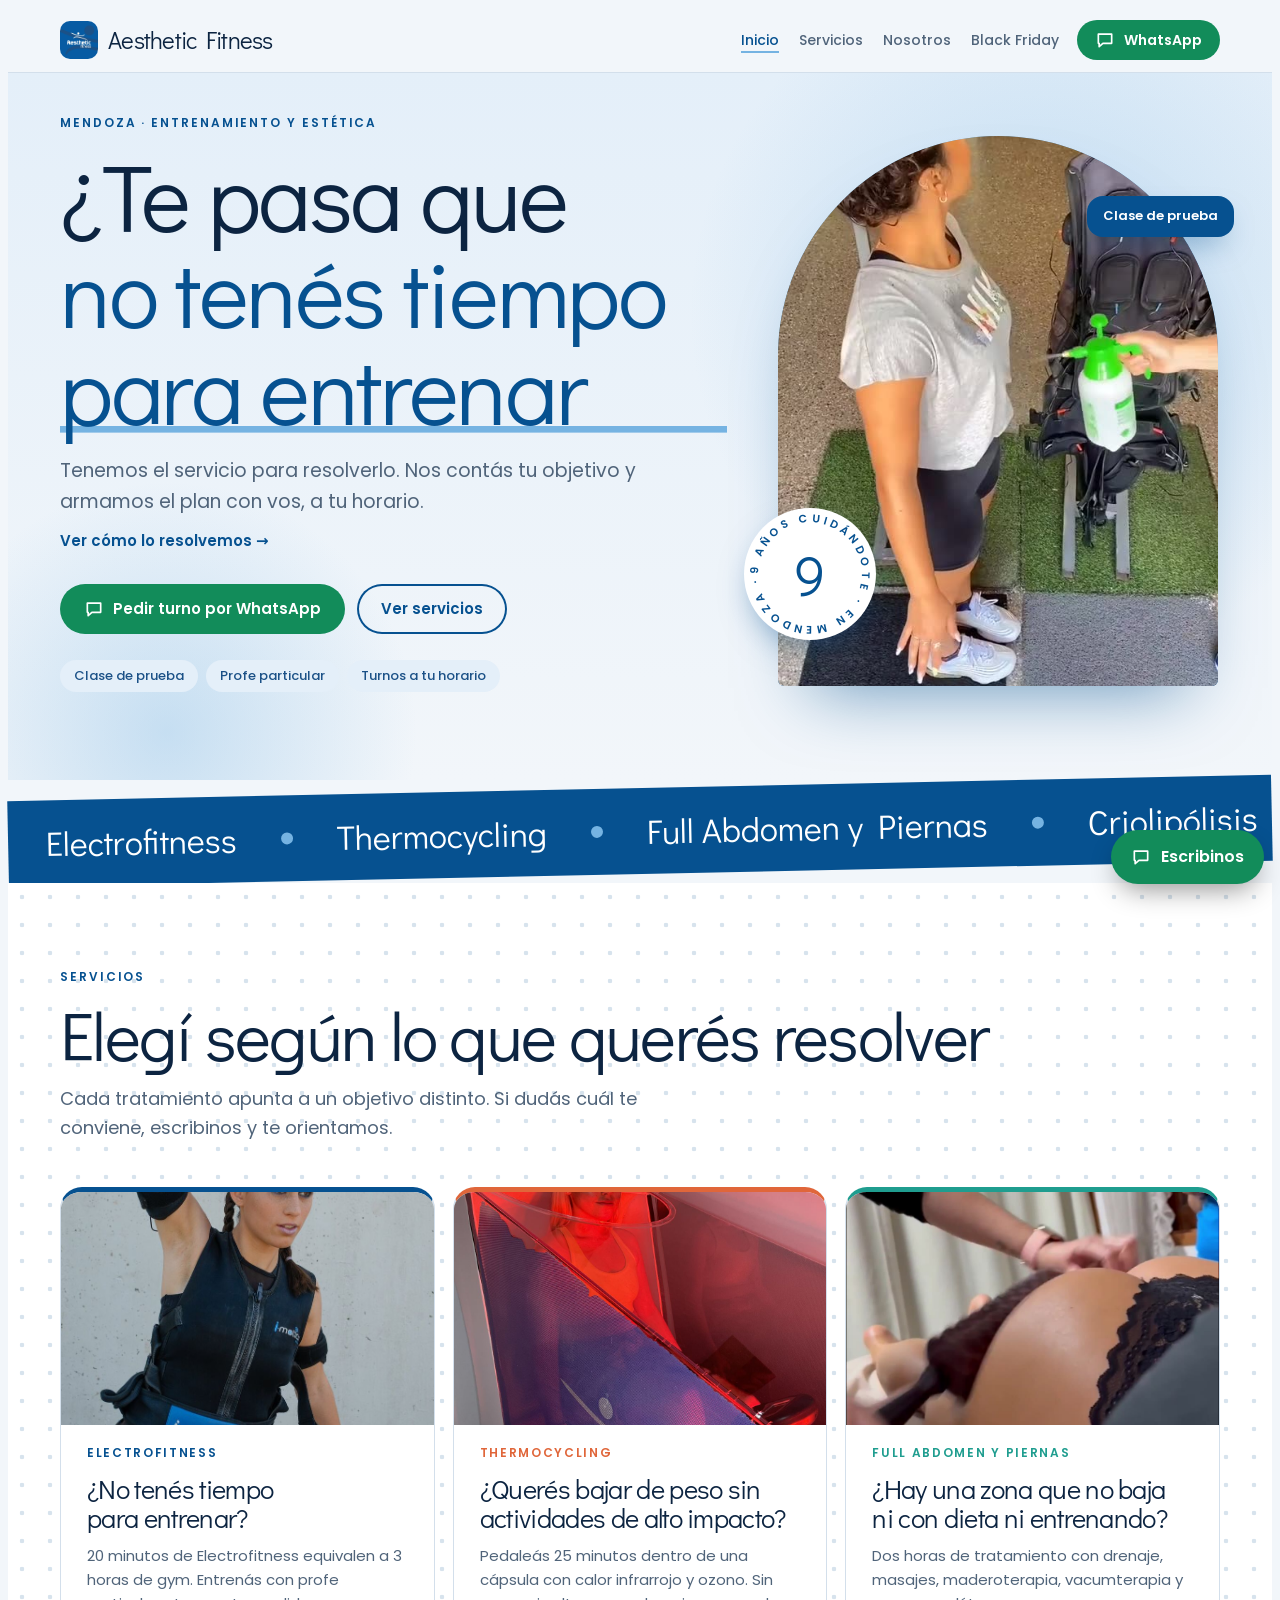
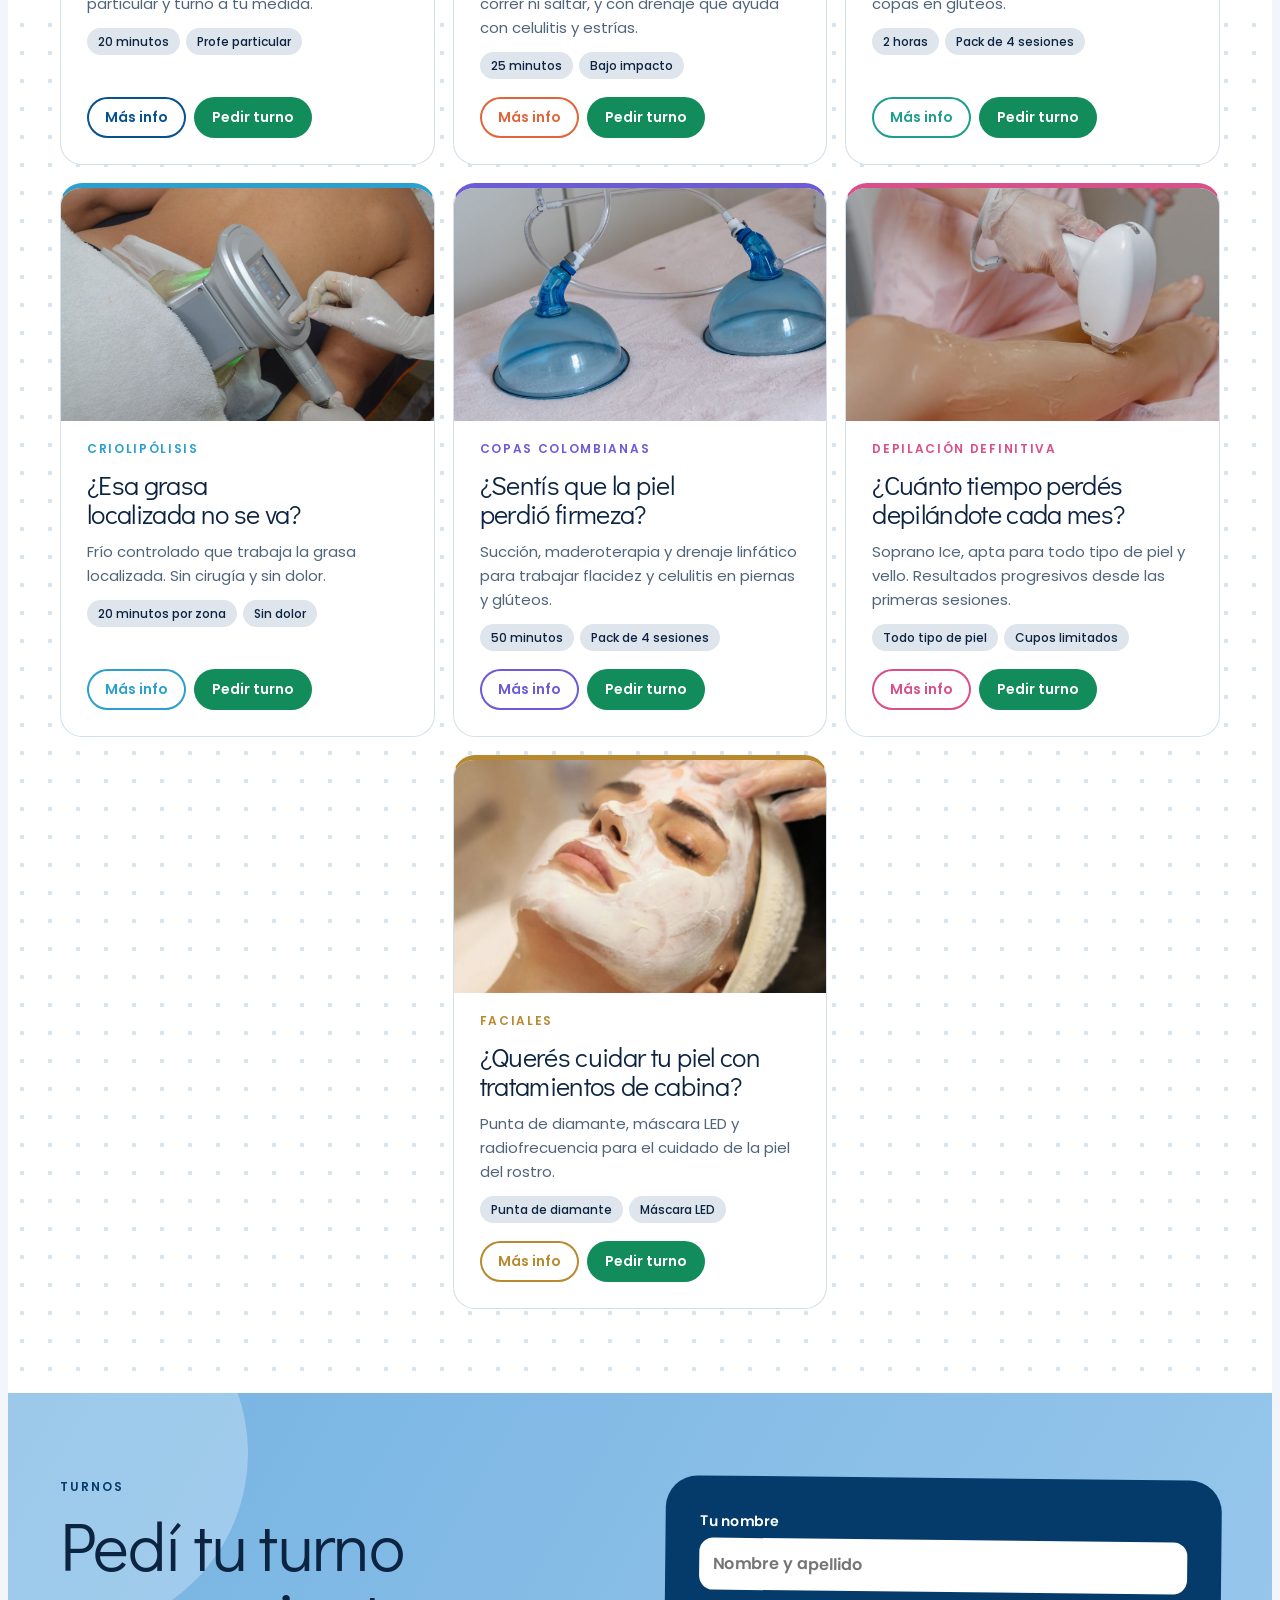
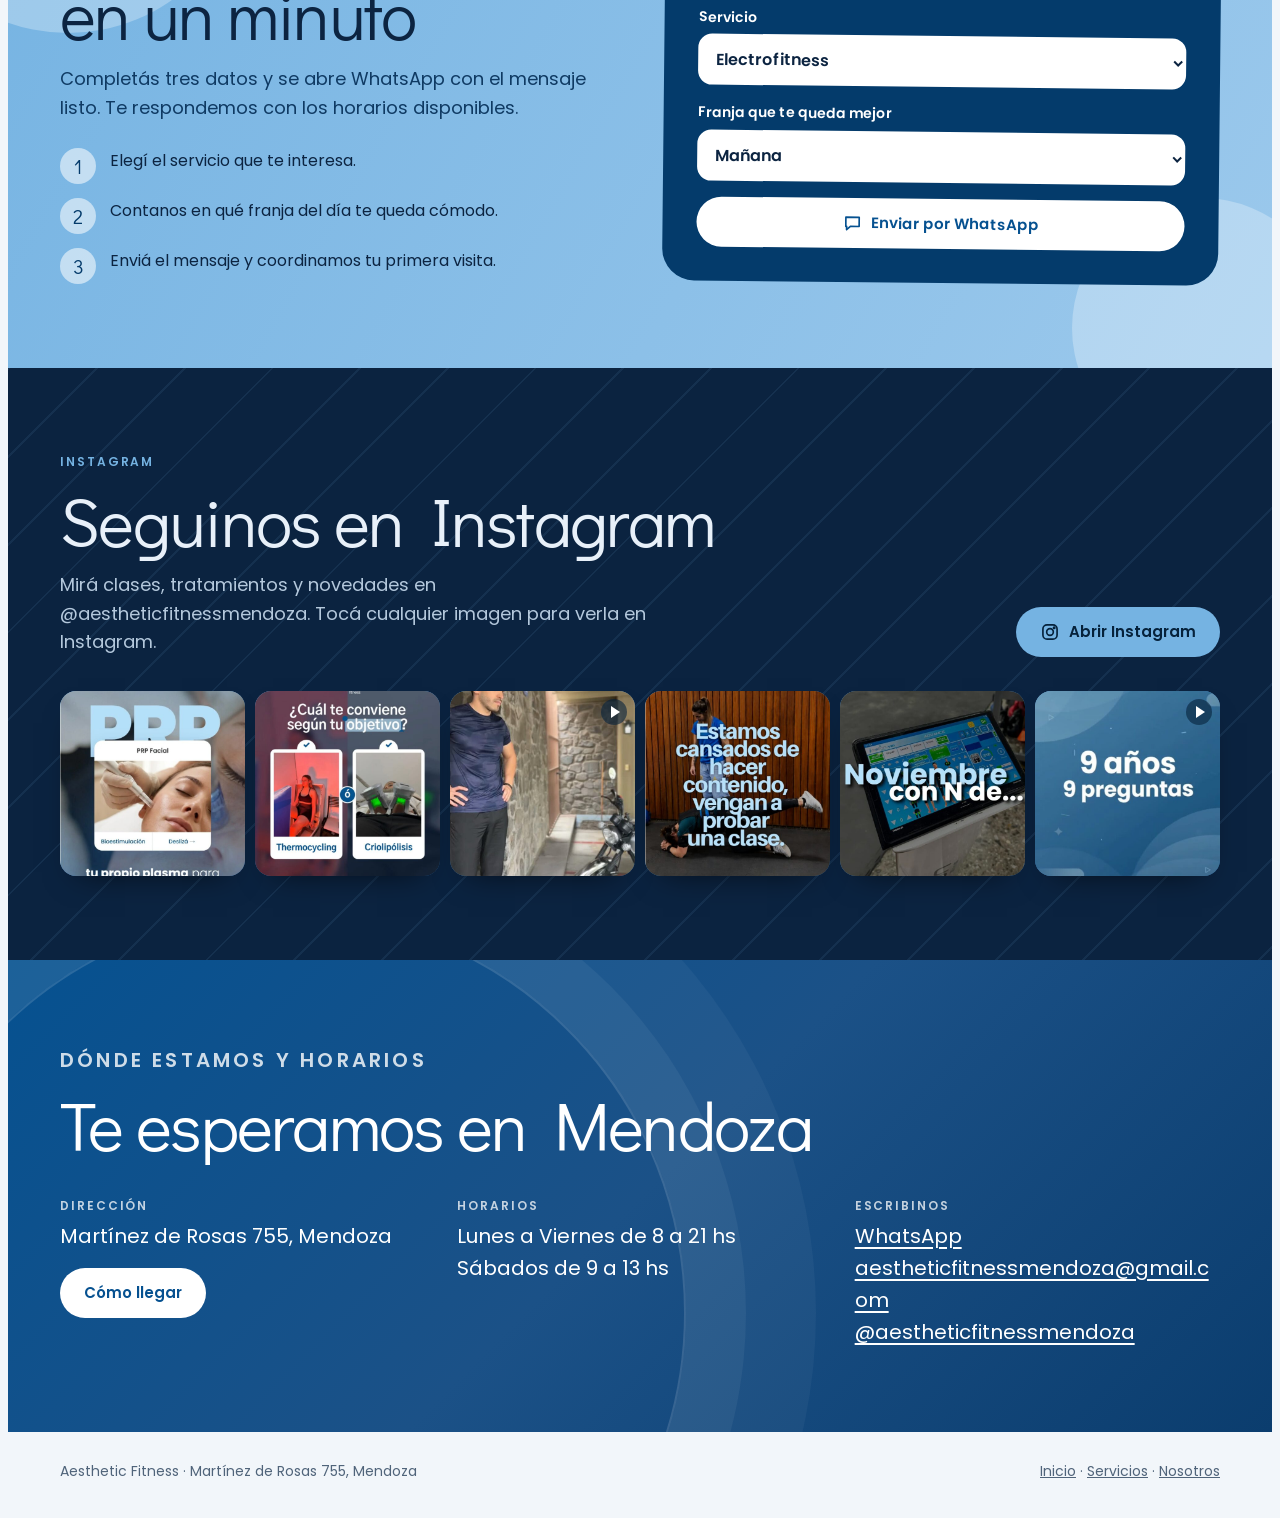
<file: index.html>
<!doctype html>
<html lang="es">
<head>
<meta charset="utf-8">
<meta name="viewport" content="width=device-width, initial-scale=1, viewport-fit=cover">
<title>Aesthetic Fitness Mendoza</title>
<link rel="icon" href="media/logo.jpg">
<meta name="claude:viewport-fit-sides" content="cover">
<link rel="stylesheet" href="https://fonts.googleapis.com/css2?family=Didact+Gothic&family=Poppins:wght@400;500;600;700&display=swap">
<link rel="stylesheet" href="styles.css">
</head>
<body>
<header class="top bleed">
  <div class="wrap">
    <a class="logo" href="index.html" aria-label="Aesthetic Fitness, inicio"><img src="media/logo.jpg" alt="" width="38" height="38"><span>Aesthetic<span style="color:var(--ink)"> Fitness</span></span></a>
    <nav class="links" aria-label="Secciones"><a href="index.html" class="on" aria-current="page">Inicio</a><a href="servicios.html">Servicios</a><a href="nosotros.html">Nosotros</a><a href="blackfriday.html">Black Friday</a></nav>
    <a class="btn wa sm" data-wa="Hola! Quiero pedir un turno." target="_blank" rel="noopener noreferrer"><svg viewBox="0 0 24 24" fill="none" stroke="currentColor" stroke-width="2" stroke-linejoin="round" aria-hidden="true"><path d="M4 5h16v11H9.5L5 20v-4H4z"/></svg>WhatsApp</a>
  </div>
</header>
<main>
  <section class="hero">
    <div class="wrap">
      <div>
        <p class="eyebrow">Mendoza · Entrenamiento y estética</p>
        <h1>¿Te pasa que <span class="rot" id="rot" aria-live="polite">no tenés tiempo para entrenar</span></h1>
        <p class="lead">Tenemos el servicio para resolverlo. Nos contás tu objetivo y armamos el plan con vos, a tu horario.</p>
        <a class="mas" id="rotMas" href="servicios.html#electrofitness">Ver cómo lo resolvemos →</a>
        <div class="cta">
          <a class="btn wa" data-wa="Hola! Quiero pedir un turno." target="_blank" rel="noopener noreferrer"><svg viewBox="0 0 24 24" fill="none" stroke="currentColor" stroke-width="2" stroke-linejoin="round" aria-hidden="true"><path d="M4 5h16v11H9.5L5 20v-4H4z"/></svg>Pedir turno por WhatsApp</a>
          <a class="btn ghost" href="servicios.html">Ver servicios</a>
        </div>
        <ul class="chips"><li>Clase de prueba</li><li>Profe particular</li><li>Turnos a tu horario</li></ul>
      </div>
      <div class="stage">
        <div class="arch" id="heroMedia"></div>
        <div class="seal" aria-hidden="true">
          <svg viewBox="0 0 132 132"><defs><path id="circ" d="M66 66 m-52 0 a52 52 0 1 1 104 0 a52 52 0 1 1 -104 0"/></defs><text font-family="Poppins,sans-serif" font-size="11" font-weight="600" fill="#065190"><textPath href="#circ" textLength="320" lengthAdjust="spacing">9 AÑOS CUIDÁNDOTE · EN MENDOZA ·</textPath></text></svg>
          <b>9</b>
        </div>
        <div class="float">Clase de prueba</div>
      </div>
    </div>
  </section>
  <div class="tape bleed" aria-hidden="true"><div class="track" id="tape"></div></div>
  <section id="servicios">
    <div class="wrap">
      <p class="eyebrow">Servicios</p>
      <h2>Elegí según lo que querés resolver</h2>
      <p class="lead">Cada tratamiento apunta a un objetivo distinto. Si dudás cuál te conviene, escribinos y te orientamos.</p>
      <div class="grid" id="svcGrid"></div>
    </div>
  </section>
  <section class="turno" id="turnos">
    <div class="wrap">
      <div>
        <p class="eyebrow">Turnos</p>
        <h2>Pedí tu turno en un minuto</h2>
        <p class="lead">Completás tres datos y se abre WhatsApp con el mensaje listo. Te respondemos con los horarios disponibles.</p>
        <ol class="steps"><li><b>1</b><p>Elegí el servicio que te interesa.</p></li><li><b>2</b><p>Contanos en qué franja del día te queda cómodo.</p></li><li><b>3</b><p>Enviá el mensaje y coordinamos tu primera visita.</p></li></ol>
      </div>
      <form class="form" id="turnoForm" autocomplete="off">
        <label for="fNombre">Tu nombre<input id="fNombre" type="text" placeholder="Nombre y apellido"></label>
        <label for="fServicio">Servicio<select id="fServicio"></select></label>
        <label for="fFranja">Franja que te queda mejor<select id="fFranja"><option>Mañana</option><option>Mediodía</option><option>Tarde</option><option>Noche</option></select></label>
        <a class="btn" id="fEnviar" target="_blank" rel="noopener noreferrer"><svg viewBox="0 0 24 24" fill="none" stroke="currentColor" stroke-width="2" stroke-linejoin="round" aria-hidden="true"><path d="M4 5h16v11H9.5L5 20v-4H4z"/></svg>Enviar por WhatsApp</a>
      </form>
    </div>
  </section>
  <section class="ig" id="instagram">
    <div class="wrap">
      <div class="head">
        <div><p class="eyebrow">Instagram</p><h2>Seguinos en Instagram</h2><p class="lead">Mirá clases, tratamientos y novedades en @aestheticfitnessmendoza. Tocá cualquier imagen para verla en Instagram.</p></div>
        <a class="btn" id="igBtn" target="_blank" rel="noopener noreferrer"><svg viewBox="0 0 24 24" fill="none" stroke="currentColor" stroke-width="2" aria-hidden="true"><rect x="3.5" y="3.5" width="17" height="17" rx="5"/><circle cx="12" cy="12" r="4"/><circle cx="17" cy="7" r=".8" fill="currentColor"/></svg>Abrir Instagram</a>
      </div>
      <div class="tiles" id="tiles"></div>
      <p class="livetag" id="livetag" hidden><i></i>Últimas publicaciones, actualizadas automáticamente</p>
    </div>
  </section>
  <section class="where" id="ubicacion">
    <div class="wrap">
      <p class="eyebrow" style="color:var(--on-brand);opacity:.8">Dónde estamos y horarios</p>
      <h2>Te esperamos en Mendoza</h2>
      <div class="cols">
        <div><h3>Dirección</h3><p id="dir"></p><p id="mapa"></p></div>
        <div><h3>Horarios</h3><p id="hor"></p></div>
        <div><h3>Escribinos</h3><p><a id="waLink" target="_blank" rel="noopener noreferrer">WhatsApp</a></p><p><a id="mail"></a></p><p><a id="igLink" target="_blank" rel="noopener noreferrer">@aestheticfitnessmendoza</a></p></div>
      </div>
    </div>
  </section>
</main>
<footer class="bleed"><div class="wrap"><span>Aesthetic Fitness · Martínez de Rosas 755, Mendoza</span><span><a href="index.html">Inicio</a> · <a href="servicios.html">Servicios</a> · <a href="nosotros.html">Nosotros</a></span></div></footer>
<a class="fab" data-wa="Hola! Quiero info." target="_blank" rel="noopener noreferrer" aria-label="Escribinos por WhatsApp"><svg viewBox="0 0 24 24" fill="none" stroke="currentColor" stroke-width="2" stroke-linejoin="round" aria-hidden="true"><path d="M4 5h16v11H9.5L5 20v-4H4z"/></svg><span>Escribinos</span></a>
<script src="app.js"></script>
</body>
</html>
</file>
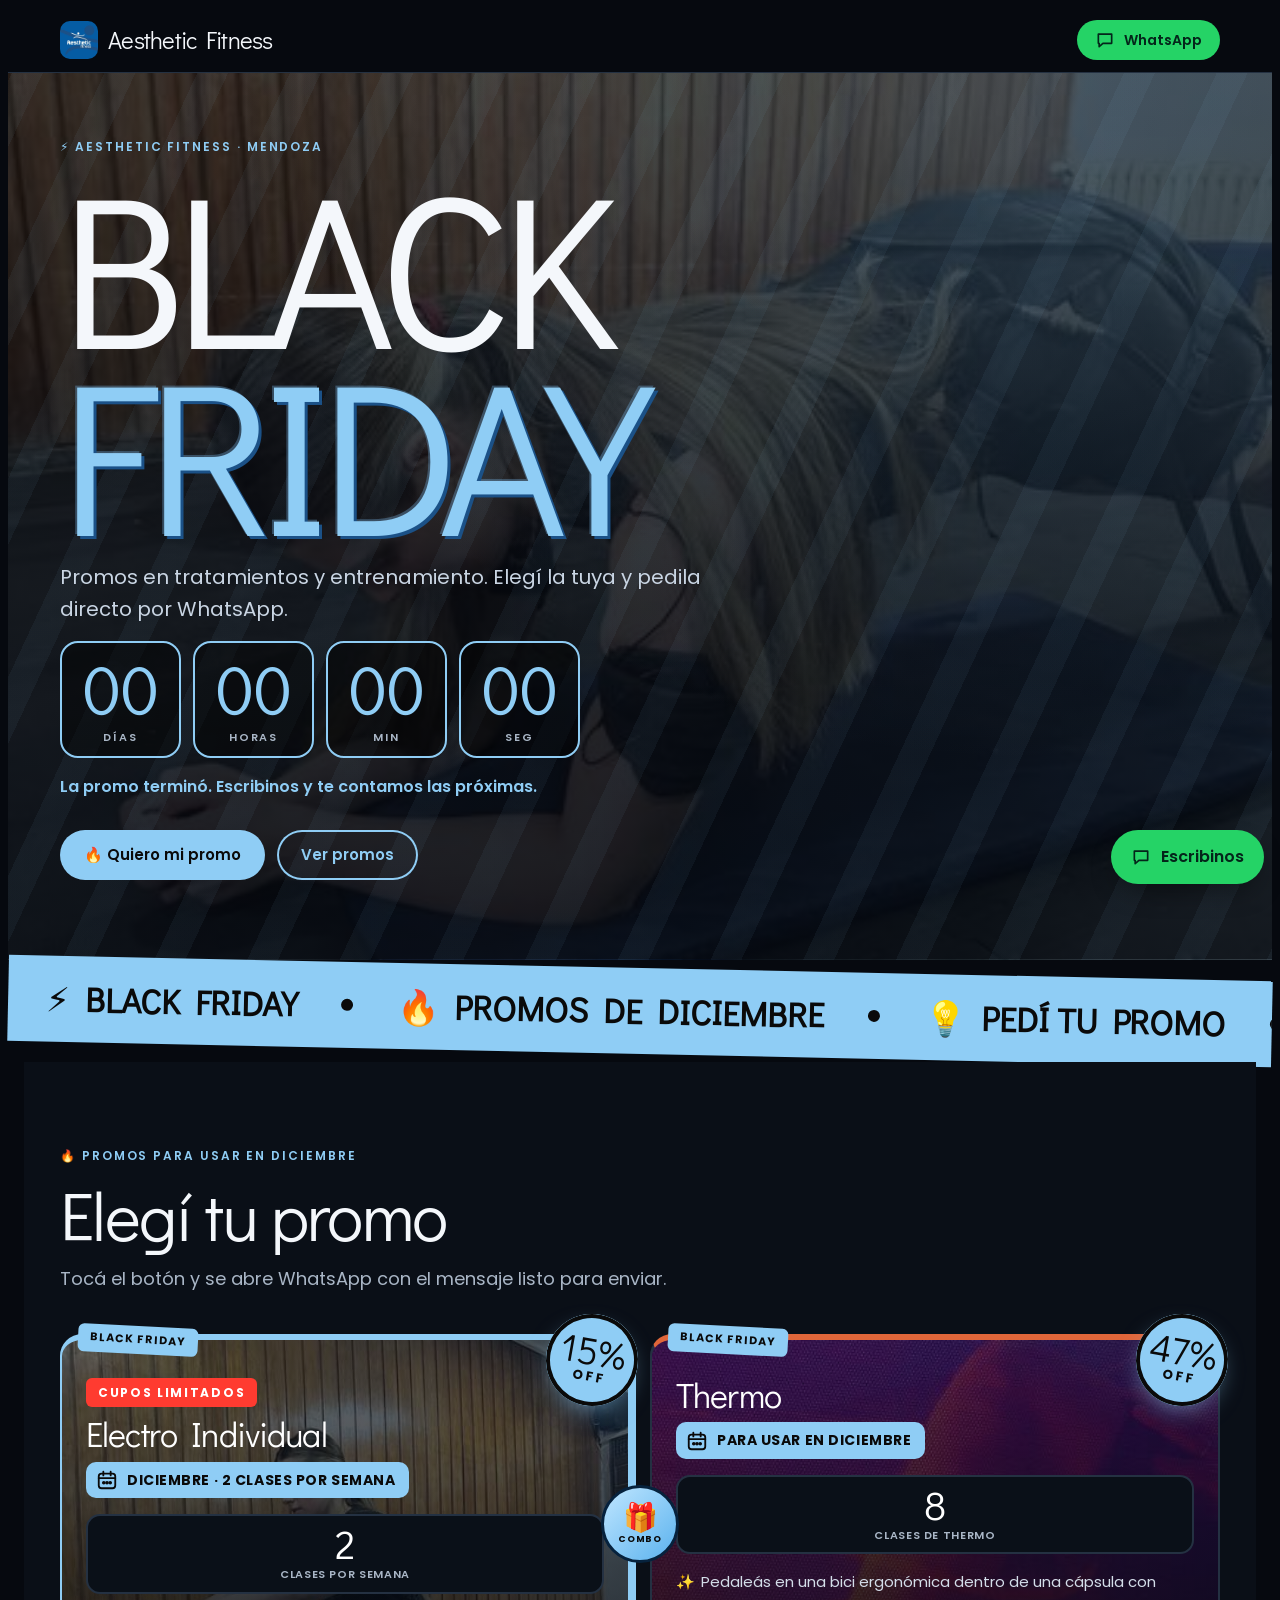
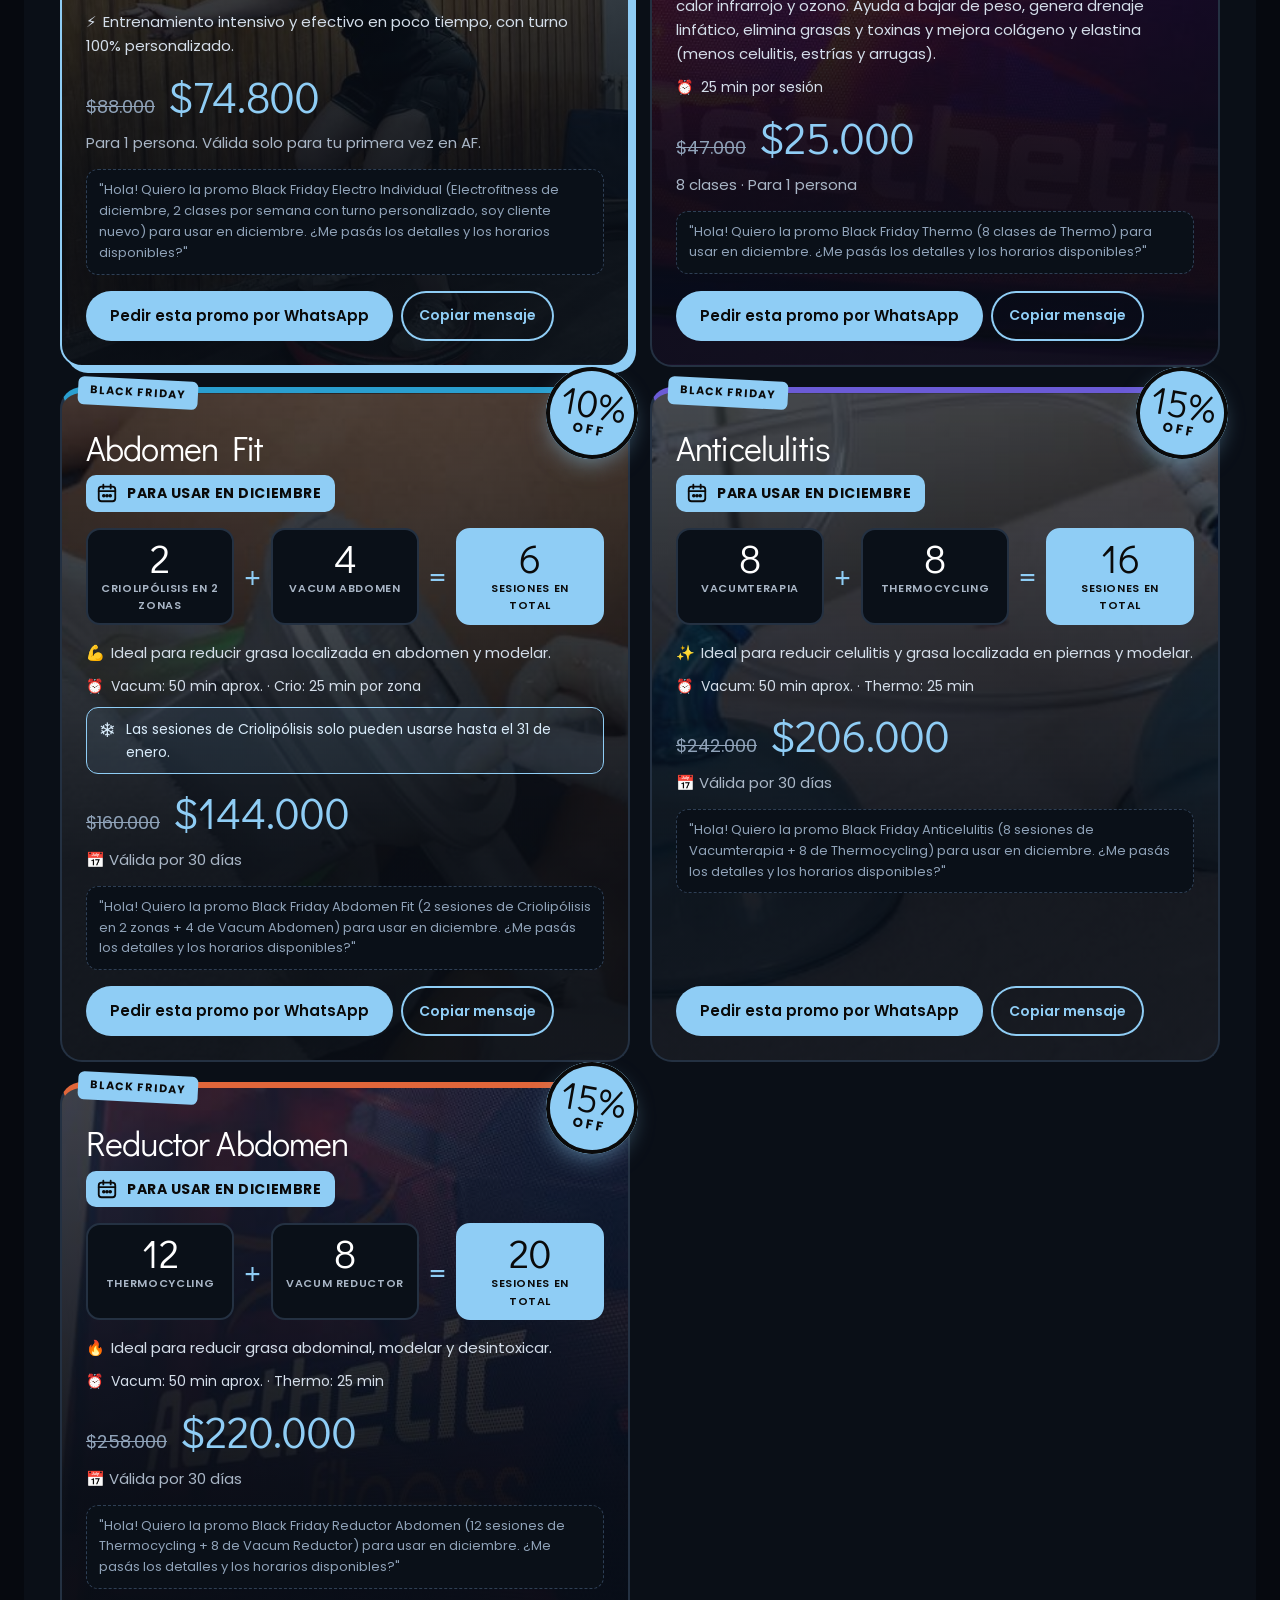
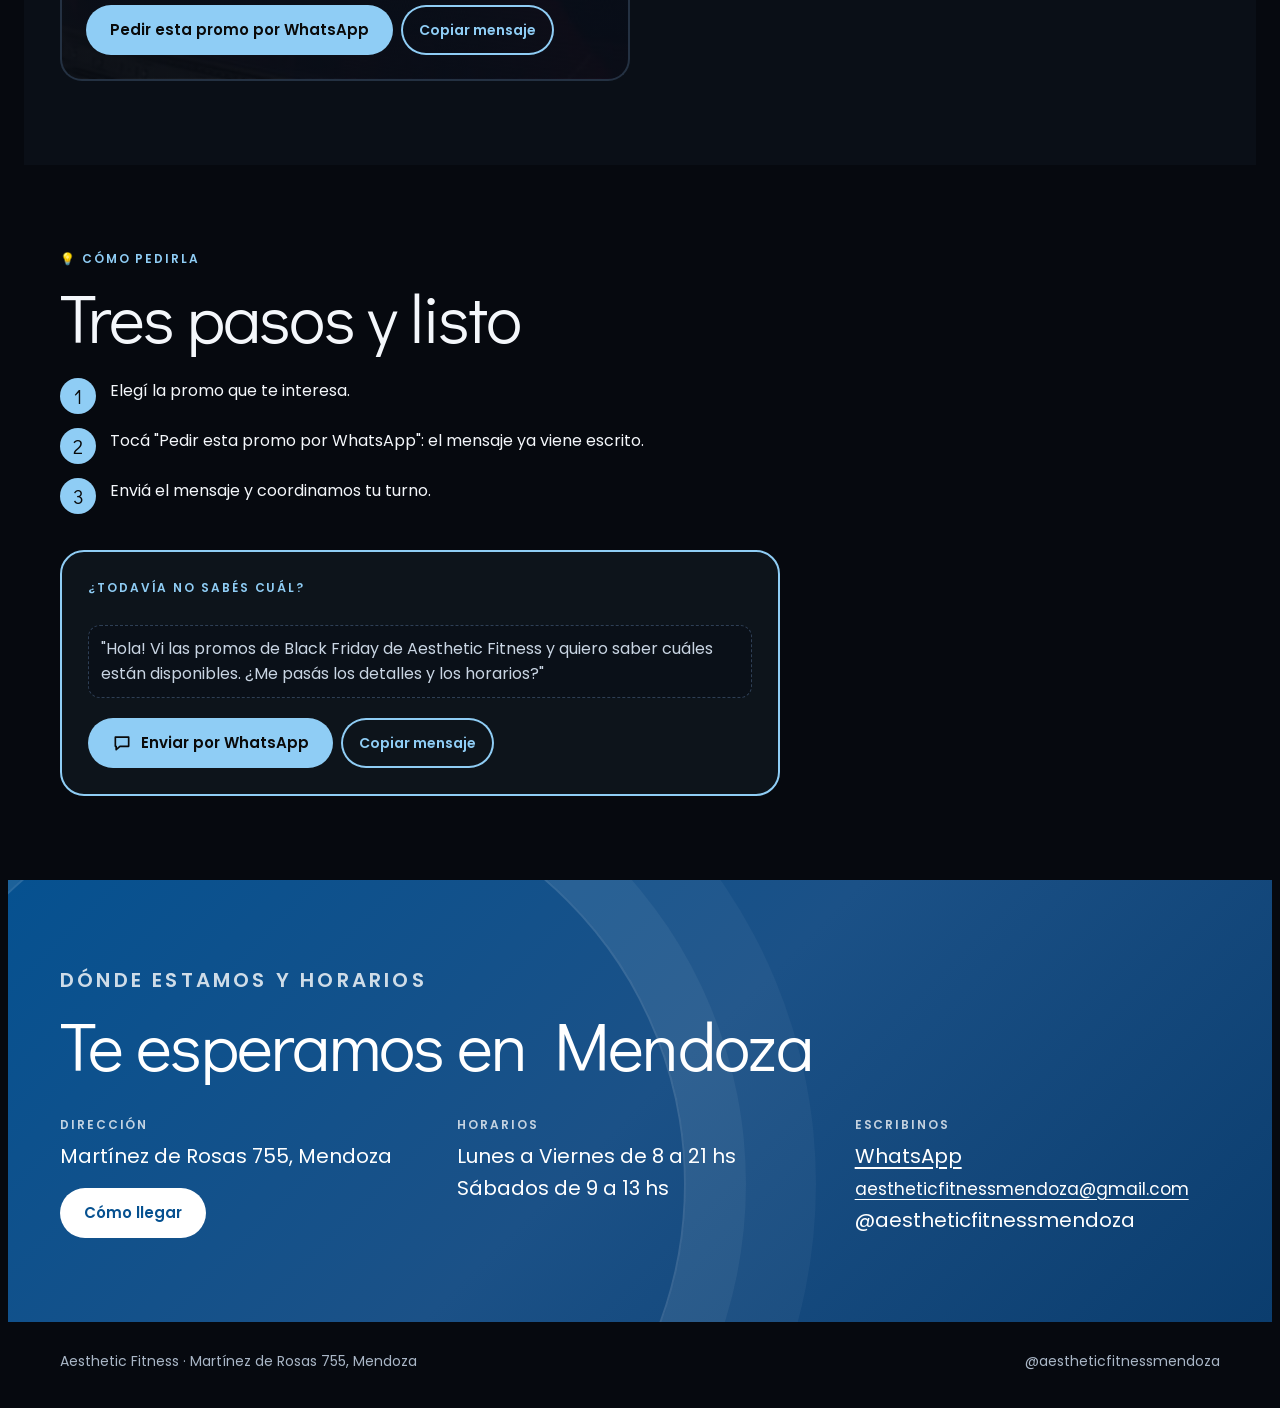
<file: blackfriday.html>
<!doctype html>
<html lang="es">
<head>
<meta charset="utf-8">
<meta name="viewport" content="width=device-width, initial-scale=1, viewport-fit=cover">
<meta name="claude:viewport-fit-sides" content="cover">
<title>Black Friday · Aesthetic Fitness</title>
<link rel="stylesheet" href="https://fonts.googleapis.com/css2?family=Didact+Gothic&family=Poppins:wght@400;500;600;700&display=swap">
<style>/* Concepto: sitio de una página con ritmo. Titulares en Didact Gothic muy grandes, texto en Poppins. El hero rota los problemas que resolvemos, una cinta de servicios corre debajo, un sello gira sobre el arco, y los servicios se exploran con pestañas, detalle y preguntas frecuentes. Azules de marca AF. */
:root{
  --bg:#f2f6fa; --surface:#ffffff; --ink:#0c2441; --muted:#50647a; --line:#d3dfeb;
  --brand:#065190; --brand-2:#1b5187; --sky:#75b3e2; --mist:#dee5ec; --soft:#629ed2;
  --on-brand:#ffffff; --wa:#128c5a; --on-wa:#ffffff; --tint:#e4eff9; --glow:rgba(117,179,226,.35);
  --f-display:'Didact Gothic','Century Gothic','Poppins',system-ui,sans-serif; --f-body:'Poppins',system-ui,sans-serif;
}
@media (prefers-color-scheme:dark){:root:not([data-theme="light"]){
  --bg:#071524; --surface:#0f2338; --ink:#e8f0f9; --muted:#9db0c5; --line:#21394f;
  --brand:#75b3e2; --brand-2:#a3cdee; --sky:#3d7fb8; --mist:#16304a; --soft:#629ed2;
  --on-brand:#06223b; --wa:#3fbf8a; --on-wa:#04251a; --tint:#0e2a45; --glow:rgba(98,158,210,.25); color-scheme:dark}}
:root[data-theme="dark"]{
  --bg:#071524; --surface:#0f2338; --ink:#e8f0f9; --muted:#9db0c5; --line:#21394f;
  --brand:#75b3e2; --brand-2:#a3cdee; --sky:#3d7fb8; --mist:#16304a; --soft:#629ed2;
  --on-brand:#06223b; --wa:#3fbf8a; --on-wa:#04251a; --tint:#0e2a45; --glow:rgba(98,158,210,.25); color-scheme:dark}
*{box-sizing:border-box}
html{scroll-behavior:smooth}
body{background:var(--bg);color:var(--ink);font-family:var(--f-body);font-size:16px;line-height:1.6;overflow-x:hidden;
  padding-left:max(16px,env(safe-area-inset-left,0px));padding-right:max(16px,env(safe-area-inset-right,0px))}
body::before{content:"";position:fixed;inset:0 0 auto;height:env(safe-area-inset-top,0px);background:var(--bg);z-index:30}
h1,h2,h3,h4{font-family:var(--f-display);font-weight:400;line-height:1.02;margin:0;letter-spacing:-.025em;text-wrap:balance}
p{margin:0}
a{color:inherit}
button{font-family:inherit}
:focus-visible{outline:3px solid var(--sky);outline-offset:3px}
.wrap{max-width:1160px;margin:0 auto}
.bleed{margin-left:calc(-1*max(16px,env(safe-area-inset-left,0px)));margin-right:calc(-1*max(16px,env(safe-area-inset-right,0px)));padding-left:max(16px,env(safe-area-inset-left,0px));padding-right:max(16px,env(safe-area-inset-right,0px))}

/* Barra superior */
.top{position:sticky;top:env(safe-area-inset-top,0px);z-index:20;background:var(--bg);border-bottom:1px solid var(--line)}
.top .wrap{display:flex;align-items:center;gap:18px;padding-block:12px}
.logo{font-family:var(--f-display);font-size:24px;letter-spacing:-.03em;text-decoration:none;color:var(--brand);margin-right:auto;white-space:nowrap}
.logo span{color:var(--ink)}
.links{display:flex;gap:20px}
.links a{text-decoration:none;font-weight:500;font-size:14px;color:var(--muted);cursor:pointer}
.links a:hover{color:var(--brand)}
@media (max-width:860px){.links{display:none}}
.btn{display:inline-flex;align-items:center;justify-content:center;gap:9px;font:inherit;font-weight:600;font-size:15px;text-decoration:none;border:0;border-radius:999px;padding:13px 24px;cursor:pointer;background:var(--brand);color:var(--on-brand);transition:transform .15s,filter .15s}
.btn:hover{filter:brightness(1.08);transform:translateY(-2px)}
.btn.wa{background:var(--wa);color:var(--on-wa)}
.btn.ghost{background:transparent;color:var(--brand);box-shadow:inset 0 0 0 2px var(--brand)}
.btn.sm{padding:9px 18px;font-size:14px}
.btn svg,.fab svg{width:20px;height:20px;flex:none}
section{padding-block:84px}
@media (max-width:640px){section{padding-block:56px}}
.eyebrow{font-size:12px;font-weight:600;letter-spacing:.16em;text-transform:uppercase;color:var(--brand);margin-bottom:14px}
h2{font-size:clamp(34px,5.6vw,68px);overflow-wrap:anywhere}
.ig .head>div{min-width:0;flex:1 1 320px}
.lead{color:var(--muted);font-size:18px;max-width:56ch;margin-top:16px}

/* Hero */
.hero{padding-block:40px 72px;position:relative;overflow:hidden}
.hero::before{content:"";position:absolute;right:-12%;top:-20%;width:62vw;max-width:760px;aspect-ratio:1;border-radius:50%;background:radial-gradient(circle,var(--glow),transparent 66%);pointer-events:none;animation:drift 14s ease-in-out infinite alternate}
@keyframes drift{to{transform:translate(-4%,8%) scale(1.08)}}
.hero .wrap{display:grid;grid-template-columns:minmax(0,1.2fr) minmax(0,.8fr);gap:48px;align-items:center;position:relative}
@media (max-width:900px){.hero .wrap{grid-template-columns:minmax(0,1fr);gap:40px}}
.hero h1{font-size:clamp(44px,7.4vw,96px)}
.hero h1 .rot{display:block;color:var(--brand);min-height:2.04em;transition:opacity .35s,transform .35s;background:linear-gradient(var(--sky),var(--sky)) 0 96%/100% .07em no-repeat;padding-bottom:.04em}
.hero h1 .rot.out{opacity:0;transform:translateY(.25em)}
.hero .lead{font-size:19px}
.mas{display:inline-flex;margin-top:12px;font-weight:600;color:var(--brand);text-decoration:none;cursor:pointer;font-size:15px}
.mas:hover{text-decoration:underline;text-underline-offset:4px}
.cta{display:flex;flex-wrap:wrap;gap:12px;margin-top:30px}
.chips{display:flex;flex-wrap:wrap;gap:8px;margin-top:26px;padding:0;list-style:none}
.chips li{font-size:13px;font-weight:500;padding:6px 14px;border-radius:999px;background:var(--tint);color:var(--brand-2)}
.stage{position:relative;max-width:440px;width:100%;margin-inline:auto}
.arch{aspect-ratio:4/5;width:100%;border-radius:999px 999px 28px 28px;overflow:hidden;background:linear-gradient(160deg,var(--sky),var(--brand) 72%);box-shadow:0 36px 70px -34px rgba(6,81,144,.6);position:relative}
.arch video,.arch img{width:100%;height:100%;object-fit:cover;display:block}
.ph{position:absolute;inset:0;display:grid;place-items:center;text-align:center;padding:24px;color:#fff;font-weight:600}
.ph::before{content:"";position:absolute;width:140%;aspect-ratio:1;border-radius:50%;border:2px solid rgba(255,255,255,.18);box-shadow:0 0 0 38px rgba(255,255,255,.07),0 0 0 80px rgba(255,255,255,.05);animation:pulse 5s ease-in-out infinite}
@keyframes pulse{50%{transform:scale(1.06)}}
.ph span{position:relative;font-size:14px;background:rgba(0,0,0,.28);padding:6px 14px;border-radius:999px}
.seal{position:absolute;left:-34px;bottom:46px;width:132px;height:132px;border-radius:50%;background:var(--surface);box-shadow:0 14px 34px -12px rgba(6,81,144,.55);display:grid;place-items:center}
.seal svg{position:absolute;inset:0;width:100%;height:100%;animation:spin 22s linear infinite}
.seal b{font-family:var(--f-display);font-weight:400;font-size:56px;color:var(--brand);line-height:1}
@keyframes spin{to{transform:rotate(360deg)}}
.float{position:absolute;right:-16px;top:60px;background:var(--brand);color:var(--on-brand);padding:10px 16px;border-radius:16px;font-size:13px;font-weight:600;box-shadow:0 14px 30px -12px rgba(6,81,144,.6);animation:bob 4s ease-in-out infinite}
@keyframes bob{50%{transform:translateY(-8px)}}
@media (max-width:520px){.seal{left:-6px;width:108px;height:108px}.seal b{font-size:44px}.float{right:-4px}}

/* Cinta */
.tape{background:var(--brand);color:var(--on-brand);overflow:hidden;padding-block:16px;transform:rotate(-1.2deg);margin-block:8px}
.tape .track{display:flex;width:max-content;animation:run 38s linear infinite}
.tape:hover .track{animation-play-state:paused}
.tape span{font-family:var(--f-display);font-size:clamp(22px,3vw,34px);padding-inline:22px;white-space:nowrap;display:flex;align-items:center;gap:44px}
.tape span::after{content:"";width:12px;height:12px;border-radius:50%;background:var(--sky);flex:none}
@keyframes run{to{transform:translateX(-50%)}}

/* Servicios: tarjetas */
.grid{display:grid;grid-template-columns:repeat(6,minmax(0,1fr));gap:18px;margin-top:44px}
.grid>.card{grid-column:span 2}
.grid>.card:last-child{grid-column:3/span 2}
@media (max-width:960px){.grid{grid-template-columns:repeat(2,minmax(0,1fr))}.grid>.card,.grid>.card:last-child{grid-column:auto}.grid>.card:last-child{grid-column:span 2}}
@media (max-width:620px){.grid{grid-template-columns:minmax(0,1fr)}.grid>.card:last-child{grid-column:auto}}
.card{background:var(--surface);border:1px solid var(--line);border-radius:22px;padding:26px;display:flex;flex-direction:column;gap:12px;min-width:0;transition:transform .2s,box-shadow .2s,border-color .2s}
.card:hover{transform:translateY(-6px) rotate(-.4deg);box-shadow:0 24px 40px -24px rgba(6,81,144,.5);border-color:var(--sky)}
.card .name{font-size:12px;font-weight:600;letter-spacing:.14em;text-transform:uppercase;color:var(--brand)}
.card .q{font-size:27px;line-height:1.08}
.card p{color:var(--muted);font-size:15px}
.tags{display:flex;flex-wrap:wrap;gap:6px;padding:0;margin:0;list-style:none}
.tags li{font-size:12px;font-weight:500;padding:4px 11px;border-radius:999px;background:var(--mist);color:var(--ink)}
.price{font-weight:600;font-size:14px;color:var(--brand-2)}
.row{display:flex;flex-wrap:wrap;gap:8px;margin-top:auto;padding-top:6px}

/* Servicios: detalle */
.det{background:var(--surface);border-block:1px solid var(--line)}
.tabs{display:flex;gap:8px;overflow-x:auto;padding:4px 2px 14px;margin-top:34px;scrollbar-width:thin}
.tabs button{flex:none;border:1.5px solid var(--line);background:var(--bg);color:var(--ink);border-radius:999px;padding:10px 20px;font-size:14px;font-weight:500;cursor:pointer;transition:background .15s,color .15s,border-color .15s}
.tabs button:hover{border-color:var(--brand)}
.tabs button[aria-selected="true"]{background:var(--brand);color:var(--on-brand);border-color:var(--brand)}
.panel{display:grid;grid-template-columns:minmax(0,1.1fr) minmax(0,.9fr);gap:44px;margin-top:20px;animation:rise .45s ease}
@keyframes rise{from{opacity:0;transform:translateY(14px)}}
@media (max-width:900px){.panel{grid-template-columns:minmax(0,1fr);gap:32px}}
.panel h3{font-size:clamp(34px,4.6vw,56px)}
.panel .sub{font-size:20px;color:var(--brand);margin-top:10px;font-family:var(--f-display)}
.panel h4{font-family:var(--f-body);font-size:12px;font-weight:600;letter-spacing:.14em;text-transform:uppercase;color:var(--muted);margin:26px 0 10px}
.panel p.how{font-size:17px}
.list{margin:0;padding:0;list-style:none;display:grid;gap:8px}
.list li{display:flex;gap:12px;align-items:flex-start}
.list li::before{content:"";flex:none;width:9px;height:9px;margin-top:9px;border-radius:50%;background:var(--sky)}
.facts{display:grid;grid-template-columns:repeat(auto-fit,minmax(130px,1fr));gap:10px;margin-top:26px}
.facts div{background:var(--tint);border-radius:16px;padding:12px 16px}
.facts small{display:block;font-size:11px;font-weight:600;letter-spacing:.12em;text-transform:uppercase;color:var(--muted)}
.facts b{font-family:var(--f-display);font-weight:400;font-size:22px;color:var(--brand-2)}
.faq{background:var(--bg);border:1px solid var(--line);border-radius:24px;padding:10px 24px;align-self:start}
.faq h4{margin:16px 0 4px}
.faq details{border-bottom:1px solid var(--line)}
.faq details:last-of-type{border-bottom:0}
.faq summary{list-style:none;cursor:pointer;padding:16px 0;font-weight:500;display:flex;justify-content:space-between;gap:16px;align-items:center}
.faq summary::-webkit-details-marker{display:none}
.faq summary::after{content:"+";font-family:var(--f-display);font-size:28px;line-height:1;color:var(--brand);flex:none;transition:transform .2s}
.faq details[open] summary::after{transform:rotate(45deg)}
.faq details p{padding:0 0 18px;color:var(--muted);font-size:15px}

/* Turno */
.turno .wrap{display:grid;grid-template-columns:minmax(0,1fr) minmax(0,1fr);gap:48px;align-items:center}
@media (max-width:900px){.turno .wrap{grid-template-columns:minmax(0,1fr);gap:28px}}
.form{background:var(--brand);color:var(--on-brand);border-radius:32px;padding:34px;display:grid;gap:16px;transform:rotate(.6deg)}
@media (max-width:900px){.form{transform:none}}
.form label{display:grid;gap:6px;font-size:14px;font-weight:600}
.form input,.form select{font:inherit;font-size:16px;color:#0c2441;background:#fff;border:0;border-radius:14px;padding:13px 14px;width:100%}
.form .btn{background:#fff;color:#065190}
@media (prefers-color-scheme:dark){:root:not([data-theme="light"]) .form .btn{color:#06223b}}
.steps{list-style:none;padding:0;margin:26px 0 0;display:grid;gap:14px}
.steps li{display:flex;gap:14px;align-items:flex-start}
.steps b{flex:none;width:36px;height:36px;border-radius:50%;background:var(--tint);color:var(--brand);display:grid;place-items:center;font-family:var(--f-display);font-weight:400;font-size:20px}

/* Nosotros */
.about{background:var(--surface);border-block:1px solid var(--line);overflow:hidden}
.about .wrap{display:grid;grid-template-columns:minmax(0,.9fr) minmax(0,1.1fr);gap:56px;align-items:center}
@media (max-width:900px){.about .wrap{grid-template-columns:minmax(0,1fr);gap:36px}}
.big{font-family:var(--f-display);font-size:clamp(150px,26vw,300px);line-height:.8;color:transparent;-webkit-text-stroke:2px var(--brand);letter-spacing:-.05em;display:block}
.big small{display:block;font-size:clamp(28px,4vw,46px);-webkit-text-stroke:0;color:var(--brand);letter-spacing:-.02em;margin-top:6px}
.fam{display:grid;grid-template-columns:repeat(3,minmax(0,1fr));gap:14px;margin-top:28px}
@media (max-width:620px){.fam{grid-template-columns:minmax(0,1fr)}}
.per{background:var(--bg);border:1px solid var(--line);border-radius:22px;padding:20px;text-align:center;transition:transform .2s}
.per:hover{transform:translateY(-6px)}
.av{width:92px;height:92px;margin:0 auto 12px;border-radius:50%;overflow:hidden;background:linear-gradient(150deg,var(--soft),var(--brand-2));display:grid;place-items:center;color:#fff;font-family:var(--f-display);font-size:40px}
.av img{width:100%;height:100%;object-fit:cover}
.per h4{font-size:26px}
.per p{font-size:14px;color:var(--muted);margin-top:4px}

/* Instagram */
.tiles{display:grid;grid-template-columns:repeat(6,minmax(0,1fr));gap:10px;margin-top:34px}
@media (max-width:900px){.tiles{grid-template-columns:repeat(3,minmax(0,1fr))}}
.tile{aspect-ratio:1;border-radius:16px;overflow:hidden;position:relative;background:linear-gradient(150deg,var(--soft),var(--brand-2));display:block;transition:transform .2s}
.tile:hover{transform:scale(1.04) rotate(-1deg);z-index:1}
.tile img{width:100%;height:100%;object-fit:cover;display:block}
.tile .ph{font-size:12px;padding:8px}
.tile .ph::before{display:none}
.tile .vid{position:absolute;right:8px;top:8px;width:26px;height:26px;border-radius:50%;background:rgba(6,34,59,.6);display:grid;place-items:center}
.tile .vid::after{content:"";border-left:9px solid #fff;border-block:6px solid transparent;margin-left:3px}
.ig .head{display:flex;flex-wrap:wrap;gap:20px;align-items:end;justify-content:space-between}
.livetag{font-size:13px;color:var(--muted);margin-top:14px;display:flex;align-items:center;gap:8px}
.livetag i{width:9px;height:9px;border-radius:50%;background:var(--wa);animation:pulse 2s infinite}

/* Ubicación */
.where{background:var(--brand);color:var(--on-brand);position:relative;overflow:hidden}
.where::before{content:"";position:absolute;left:-10%;bottom:-60%;width:70vw;max-width:800px;aspect-ratio:1;border-radius:50%;border:2px solid rgba(255,255,255,.14);box-shadow:0 0 0 60px rgba(255,255,255,.05),0 0 0 130px rgba(255,255,255,.04)}
.where .wrap{position:relative}
.where h2{color:var(--on-brand)}
.where .cols{display:grid;grid-template-columns:repeat(3,minmax(0,1fr));gap:32px;margin-top:40px}
@media (max-width:760px){.where .cols{grid-template-columns:minmax(0,1fr)}}
.where h3{font-family:var(--f-body);font-size:12px;letter-spacing:.16em;text-transform:uppercase;opacity:.75;margin-bottom:8px;font-weight:600}
.where p,.where a{font-size:20px}
.where a{text-underline-offset:4px}
.where .btn{background:#fff;color:#065190;margin-top:16px;font-size:15px}
@media (prefers-color-scheme:dark){:root:not([data-theme="light"]) .where .btn{color:#06223b}}
.todo{opacity:.75;font-style:italic}
footer{padding-block:28px;color:var(--muted);font-size:14px}
footer .wrap{display:flex;flex-wrap:wrap;gap:12px 24px;justify-content:space-between}
.fab{position:fixed;z-index:25;right:max(16px,env(safe-area-inset-right,0px));bottom:calc(16px + env(safe-area-inset-bottom,0px));display:flex;align-items:center;gap:10px;background:var(--wa);color:var(--on-wa);text-decoration:none;font-weight:600;border-radius:999px;padding:14px 20px;box-shadow:0 12px 28px -8px rgba(0,0,0,.45)}
@media (max-width:480px){.fab span{display:none}.fab{padding:15px}}
@media (prefers-reduced-motion:reduce){html{scroll-behavior:auto}*,*::before,*::after{animation:none!important;transition:none!important}.tape{transform:none}.tape .track{flex-wrap:wrap;width:auto}}

.links a.on{color:var(--brand);box-shadow:0 2px 0 var(--sky)}
.pagehead{padding-block:56px 8px}
.pagehead h1{font-size:clamp(44px,7vw,92px)}
.cta2{background:var(--brand);color:var(--on-brand);border-radius:32px;padding:44px 32px;text-align:center;margin-top:56px}
.cta2 h2{color:var(--on-brand);font-size:clamp(30px,4.4vw,52px)}
.cta2 .btn{background:#fff;color:#065190;margin-top:22px}
@media (prefers-color-scheme:dark){:root:not([data-theme="light"]) .cta2 .btn{color:#06223b}}
.svcnav{margin-top:28px}

/* ===== v3: secciones con color propio y fondos en movimiento ===== */
:root{--g:max(16px,env(safe-area-inset-left,0px))}
main>section{margin-left:calc(-1*var(--g));margin-right:calc(-1*var(--g));padding-left:var(--g);padding-right:var(--g);position:relative;overflow:hidden}
main>section>.wrap{position:relative;z-index:1}
.logo{display:flex;align-items:center;gap:10px}
.logo img{width:38px;height:38px;border-radius:10px;display:block}
@keyframes dots{to{background-position:28px 28px}}
@keyframes stripes{to{background-position:124px 0}}
@keyframes shift{50%{background-position:100% 50%}}
@keyframes float1{50%{transform:translate(40px,-30px) scale(1.12)}}
@keyframes float2{50%{transform:translate(-50px,30px) scale(.92)}}
/* inicio */
.hero{background:linear-gradient(180deg,var(--tint),var(--bg))}
.hero::after{content:"";position:absolute;left:-8%;bottom:-30%;width:42vw;max-width:520px;aspect-ratio:1;border-radius:50%;background:radial-gradient(circle,var(--glow),transparent 68%);animation:float2 16s ease-in-out infinite;pointer-events:none}
.hero .arch video{background:var(--brand)}
#servicios{background-color:var(--surface);background-image:radial-gradient(circle,rgba(6,81,144,.16) 2px,transparent 2.6px);background-size:28px 28px;animation:dots 3s linear infinite}
.turno{--ink:#0c2441;--muted:#0f3a63;--brand:#043b6b;--on-brand:#fff;--tint:rgba(255,255,255,.55);background:linear-gradient(120deg,#75b3e2,#a3cdee,#75b3e2);background-size:240% 240%;animation:shift 14s ease-in-out infinite}
.turno::before,.turno::after{content:"";position:absolute;border-radius:50%;background:rgba(255,255,255,.28);pointer-events:none}
.turno::before{width:360px;height:360px;left:-120px;top:-120px;animation:float1 12s ease-in-out infinite}
.turno::after{width:260px;height:260px;right:-60px;bottom:-90px;animation:float2 15s ease-in-out infinite}
.ig{--ink:#e8f0f9;--muted:#b4c8dc;--brand:#75b3e2;--on-brand:#06223b;--line:#2b4a68;--surface:#12304f;--tint:#12304f;background-color:#0b2340;background-image:repeating-linear-gradient(135deg,rgba(117,179,226,.09) 0 2px,transparent 2px 62px);animation:stripes 6s linear infinite}
.ig .btn{background:#75b3e2;color:#06223b}
.igwrap{margin-top:34px}.igframe{width:100%;height:640px;border:0;border-radius:20px;background:#fff;display:block}
.tile{box-shadow:0 14px 30px -18px rgba(0,0,0,.7)}
/* tarjetas de servicio */
.card{border-top:5px solid var(--c,var(--sky));overflow:hidden}
.card .name{color:var(--c,var(--brand))}
.card .thumb{margin:-26px -26px 6px;aspect-ratio:16/10;overflow:hidden;background:var(--mist)}
.card .thumb img{width:100%;height:100%;object-fit:cover;display:block;transition:transform .5s}
.card:hover .thumb img{transform:scale(1.07)}
.card .btn.ghost{color:var(--c,var(--brand));box-shadow:inset 0 0 0 2px var(--c,var(--brand))}
/* servicios (detalle) */
.pagehead{background:linear-gradient(180deg,var(--tint),var(--bg))}
.pagehead::before{content:"";position:absolute;right:-8%;top:-30%;width:46vw;max-width:560px;aspect-ratio:1;border-radius:50%;background:radial-gradient(circle,var(--glow),transparent 68%);animation:float1 14s ease-in-out infinite}
.det{background-color:var(--surface)!important;background-image:repeating-linear-gradient(135deg,rgba(6,81,144,.06) 0 2px,transparent 2px 62px)!important;animation:stripes 8s linear infinite;border-block:1px solid var(--line)!important}
.tabs button[aria-selected="true"]{background:var(--svc,var(--brand));border-color:var(--svc,var(--brand));color:#fff}
.tabs button:hover{border-color:var(--svc,var(--brand))}
.panel h3{color:var(--svc,var(--ink))}
.panel .sub{color:var(--svc,var(--brand))}
.panel .list li::before{background:var(--svc,var(--sky))}
.panel .facts div{background:color-mix(in srgb,var(--svc,#065190) 12%,var(--surface))}
.panel .facts b{color:var(--svc,var(--brand-2))}
.side{display:grid;gap:20px;align-self:start;min-width:0}
.gal{display:grid;gap:10px}
.gal.n1{grid-template-columns:minmax(0,1fr)}
.gal.n2,.gal.n3{grid-template-columns:repeat(2,minmax(0,1fr))}
.gal.n3 .gi:first-child{grid-column:1/-1}
.gi{border-radius:20px;overflow:hidden;background:var(--mist);aspect-ratio:4/5;border:3px solid color-mix(in srgb,var(--svc,#065190) 55%,transparent)}
.gal.n3 .gi:first-child{aspect-ratio:16/10}
.gal.n1 .gi{aspect-ratio:4/5;max-height:520px}
.gi img,.gi video{width:100%;height:100%;object-fit:cover;display:block}
.cta2{background:var(--svc,var(--brand))}
/* nosotros */
.about{background:linear-gradient(120deg,var(--tint),#c9def2,var(--tint))!important;background-size:240% 240%;animation:shift 16s ease-in-out infinite}
.about::before{content:"";position:absolute;width:420px;height:420px;border-radius:50%;right:-120px;top:-140px;background:rgba(255,255,255,.4);animation:float1 14s ease-in-out infinite}
.mosaic{display:grid;grid-template-columns:repeat(3,minmax(0,1fr));gap:12px;margin-top:36px}
.mosaic div{border-radius:22px;overflow:hidden;aspect-ratio:1;background:var(--mist)}
.mosaic div:first-child{grid-column:span 2;aspect-ratio:auto}
.mosaic img{width:100%;height:100%;object-fit:cover;display:block}
@media (max-width:620px){.mosaic{grid-template-columns:minmax(0,1fr)}.mosaic div:first-child{grid-column:auto;aspect-ratio:16/10}}
.que{background-color:var(--surface);background-image:radial-gradient(circle,rgba(6,81,144,.14) 2px,transparent 2.6px);background-size:28px 28px;animation:dots 3s linear infinite}
.where{background:linear-gradient(135deg,#065190,#1b5187,#0b3d6e)!important;background-size:200% 200%;animation:shift 18s ease-in-out infinite}
@media (prefers-color-scheme:dark){:root:not([data-theme="light"]) .turno{--ink:#e8f0f9;--muted:#b4c8dc;--brand:#75b3e2;--on-brand:#06223b;--tint:#0e2a45;background:linear-gradient(120deg,#0e2a45,#143a5e,#0e2a45);background-size:240% 240%}
 :root:not([data-theme="light"]) #servicios,:root:not([data-theme="light"]) .que{background-image:radial-gradient(circle,rgba(117,179,226,.18) 2px,transparent 2.6px)}
 :root:not([data-theme="light"]) .det{background-image:repeating-linear-gradient(135deg,rgba(117,179,226,.08) 0 2px,transparent 2px 62px)!important}
 :root:not([data-theme="light"]) .about{background:linear-gradient(120deg,#0e2a45,#16385c,#0e2a45)!important;background-size:240% 240%}}
:root[data-theme="dark"] .turno{--ink:#e8f0f9;--muted:#b4c8dc;--brand:#75b3e2;--on-brand:#06223b;--tint:#0e2a45;background:linear-gradient(120deg,#0e2a45,#143a5e,#0e2a45);background-size:240% 240%}
:root[data-theme="dark"] .about{background:linear-gradient(120deg,#0e2a45,#16385c,#0e2a45)!important;background-size:240% 240%}
@media (prefers-reduced-motion:reduce){#servicios,.que,.det,.ig,.turno,.about,.where{animation:none!important}}
.aboutgrid{display:grid;grid-template-columns:minmax(0,.9fr) minmax(0,1.1fr);gap:56px;align-items:center}
@media (max-width:900px){.aboutgrid{grid-template-columns:minmax(0,1fr);gap:36px}}
@media (max-width:480px){.top .wrap{gap:10px}.logo{font-size:18px;gap:7px;min-width:0}.logo img{width:30px;height:30px}.top .btn.sm{padding:8px 13px;font-size:13px}.top .btn.sm svg{display:none}}
.turno,.ig{color:var(--ink)}
.ig h2,.turno h2{color:var(--ink)}
.card .thumb.fill{display:grid;place-items:center;background:linear-gradient(135deg,var(--c),color-mix(in srgb,var(--c) 55%,#fff));color:#fff;font-family:var(--f-display);font-size:30px;text-align:center;padding:12px}
.where p,.where a{overflow-wrap:anywhere}.where .btn{overflow-wrap:normal}
.livetag[hidden]{display:none}

/* ===== Black Friday ===== */
.links a.bfl{background:#0a0a0a;color:#8fcdf5;padding:5px 14px;border-radius:999px;font-weight:600;box-shadow:0 0 0 1.5px #8fcdf5}
.links a.bfl:hover,.links a.bfl.on{background:#8fcdf5;color:#0a0a0a}
@media (max-width:860px){.top .wrap{flex-wrap:wrap}.links{display:flex;order:3;width:100%;gap:6px 14px;overflow-x:auto;padding-bottom:2px;white-space:nowrap}}
body.bf{--bg:#06090f;--surface:#0e141d;--ink:#f4f7fb;--muted:#a9b6c6;--line:#243142;--brand:#8fcdf5;--on-brand:#0a0a0a;--sky:#75b3e2;--tint:#121b27;--mist:#18222f;--glow:rgba(143,205,245,.16);--wa:#25d366;--on-wa:#04251a;color-scheme:dark}
body.bf .logo{color:#8fcdf5}
body.bf .links a{color:#a9b6c6}body.bf .links a:hover,body.bf .links a.on{color:#8fcdf5}
body.bf .btn.ghost{color:#8fcdf5;box-shadow:inset 0 0 0 2px #8fcdf5}
body.bf .btn.wa{background:#25d366;color:#04251a}
.bfhero{background:radial-gradient(ellipse at 80% 0%,rgba(143,205,245,.16),transparent 55%),#06090f;padding-block:64px 80px}
.bfhero::before{content:"";position:absolute;inset:-50% -20%;background:repeating-linear-gradient(115deg,rgba(143,205,245,.05) 0 28px,transparent 28px 84px);animation:stripes 10s linear infinite;pointer-events:none}
.bfhero h1{font-size:clamp(72px,17vw,230px);line-height:.86;letter-spacing:-.05em;text-transform:uppercase}
.bfhero h1 span{display:block}
.bfhero h1 .y{color:#8fcdf5;text-shadow:3px 3px 0 #1b5187,-2px -2px 0 rgba(117,179,226,.35);animation:glitch 4.5s steps(1) infinite}
@keyframes glitch{0%,92%,100%{transform:none}93%{transform:translate(-4px,2px) skewX(-4deg)}95%{transform:translate(5px,-2px) skewX(3deg)}97%{transform:translate(-2px,1px)}}
.bfhero .lead{color:#c9d5e3;font-size:20px}
.count{display:flex;gap:12px;margin-top:30px;flex-wrap:wrap}
.count div{min-width:92px;padding:14px 18px 10px;border:2px solid #8fcdf5;border-radius:18px;background:rgba(0,0,0,.45);text-align:center}
.count b{display:block;font-family:var(--f-display);font-weight:400;font-size:clamp(40px,7vw,68px);line-height:1;color:#8fcdf5;font-variant-numeric:tabular-nums}
.count small{font-size:11px;font-weight:600;letter-spacing:.16em;text-transform:uppercase;color:#a9b6c6}
.bflock{position:relative}
.bflock.locked>section{filter:blur(16px);pointer-events:none;user-select:none}
.bfveil{display:none}
.bflock.locked .bfveil{display:flex;position:absolute;inset:0;z-index:5;align-items:flex-start;justify-content:center;text-align:center;padding:120px 24px 0;background:rgba(6,9,15,.35)}
.bfveil h2{font-size:clamp(28px,5vw,48px);margin:8px 0}
.bflabel{margin:22px 0 -14px;font-weight:600;letter-spacing:.14em;text-transform:uppercase;color:#8fcdf5;font-size:14px}
.bfend{margin-top:16px;color:#8fcdf5;font-weight:600}
.bftape{background:#8fcdf5;color:#0a0a0a;transform:rotate(1.2deg)}
.bftape span{font-weight:700}
.bftape span::after{background:#0a0a0a}
.bftape .track{animation-direction:reverse}
.bfpromos{background:#0a0f17}
.bfgrid{display:grid;grid-template-columns:repeat(3,minmax(0,1fr));gap:20px;margin-top:40px}
@media (max-width:960px){.bfgrid{grid-template-columns:repeat(2,minmax(0,1fr))}}
@media (max-width:620px){.bfgrid{grid-template-columns:minmax(0,1fr)}}
.bfcard{position:relative;background:#0e141d;border:2px solid #243142;border-top:6px solid var(--c);border-radius:22px;padding:30px 24px 24px;display:flex;flex-direction:column;gap:10px;transition:transform .2s,box-shadow .2s,border-color .2s}
.bfcard:hover{transform:translateY(-6px) rotate(-.5deg);border-color:#8fcdf5;box-shadow:8px 8px 0 #8fcdf5}
.bfcard .sticker{position:absolute;right:14px;top:-14px;background:#8fcdf5;color:#0a0a0a;font-size:11px;font-weight:700;letter-spacing:.1em;text-transform:uppercase;padding:5px 12px;border-radius:6px;transform:rotate(3deg)}
.bfsvc{font-size:12px;font-weight:600;letter-spacing:.14em;text-transform:uppercase;color:#75b3e2}
.bfcard h3{font-size:34px;color:#fff}
.bfdet{color:#a9b6c6;font-size:15px}
.bfmsg{font-size:13px;color:#8fa2b8;background:#0a1018;border:1px dashed #2e3f55;border-radius:12px;padding:10px 12px;margin-top:4px}
.bfmsg.big{font-size:16px;color:#c9d5e3;margin-top:0}
.bfcard .row .btn:not(.ghost){background:#8fcdf5;color:#0a0a0a}
.bfcard .row{margin-top:auto}
.bfhow{background:#06090f}
.bfhow .steps b{background:#8fcdf5;color:#0a0a0a}
.bfmsgbox{margin-top:36px;border:2px solid #8fcdf5;border-radius:24px;padding:26px;display:grid;gap:14px;background:rgba(143,205,245,.05);max-width:720px}
.bfmsgbox .btn:not(.ghost){background:#8fcdf5;color:#0a0a0a}
body.bf .links a.bfl.on,body.bf .links a.bfl:hover{color:#0a0a0a}
.bfmsg.bigmsg{font-size:16px;color:#c9d5e3;margin-top:0}
body.bf .where{--on-brand:#fff;color:#fff}
body.bf .where .btn{background:#fff;color:#065190}
.where #mail{font-size:17px}
.count div{min-width:0;flex:1 1 0;padding:12px 6px 8px}.count{flex-wrap:nowrap;max-width:520px}
.bfgrid{grid-template-columns:repeat(2,minmax(0,1fr))!important}
@media (max-width:760px){.bfgrid{grid-template-columns:minmax(0,1fr)!important}}
.bfcard .bfsvc{color:#8fcdf5;font-size:14px}
.bfcard .list{color:#d4deea;font-size:15px;margin:2px 0}
.bfcard .list li::before{background:var(--c)}
.bfprice{display:flex;align-items:baseline;gap:12px;margin:6px 0 0}
.bfprice s{color:#8fa2b8;font-size:18px}
.bfprice b{font-family:var(--f-display);font-weight:400;font-size:44px;line-height:1;color:#8fcdf5}
.bfcard .sticker{right:auto;left:16px}
.bfcard .off{position:absolute;right:-10px;top:-26px;width:92px;height:92px;border-radius:50%;background:#8fcdf5;color:#0a0a0a;display:grid;place-content:center;text-align:center;transform:rotate(10deg);box-shadow:0 10px 24px -8px rgba(143,205,245,.6),inset 0 0 0 4px #0a0a0a,inset 0 0 0 6px #8fcdf5;z-index:2}
.bfcard .off b{font-family:var(--f-display);font-weight:400;font-size:38px;line-height:.9}
.bfcard .off small{font-size:13px;font-weight:700;letter-spacing:.14em}
.bfcard{padding-top:38px}
.bfcard h3{padding-right:76px}
.bfcard .cupos{align-self:flex-start;background:#ff3b30;color:#fff;font-size:12px;font-weight:700;letter-spacing:.14em;text-transform:uppercase;padding:5px 12px;border-radius:6px;animation:pulse 1.6s ease-in-out infinite}
.bfcard.hot{border-color:#8fcdf5;box-shadow:6px 6px 0 #8fcdf5}
.eq{display:flex;flex-wrap:wrap;align-items:stretch;gap:8px;margin:6px 0 2px}
.eq .bx{flex:1 1 90px;min-width:0;border:2px solid #243142;border-radius:14px;padding:8px 10px;text-align:center;background:#0a1018}
.eq .bx b{display:block;font-family:var(--f-display);font-weight:400;font-size:40px;line-height:1;color:#fff}
.eq .bx small{display:block;font-size:11px;font-weight:600;letter-spacing:.06em;text-transform:uppercase;color:#a9b6c6;margin-top:2px}
.eq .bx.tot{border-color:#8fcdf5;background:#8fcdf5}
.eq .bx.tot b,.eq .bx.tot small{color:#0a0a0a}
.eq .op{display:grid;place-items:center;font-family:var(--f-display);font-size:34px;color:#8fcdf5;padding:0 2px}
.bfben{color:#d4deea;font-size:15px;margin-top:4px}

.cal{display:inline-flex;align-items:center;gap:9px;align-self:flex-start;background:#8fcdf5;color:#0a0a0a;font-weight:700;font-size:14px;letter-spacing:.04em;text-transform:uppercase;padding:7px 14px 7px 10px;border-radius:10px}
.cal svg{width:22px;height:22px;flex:none}
.bfnote{display:flex;gap:10px;align-items:flex-start;border:1.5px solid #8fcdf5;border-radius:12px;padding:10px 12px;font-size:14px;color:#d9ecfb;background:rgba(143,205,245,.08)}
.bfnote span{font-size:20px;line-height:1.2}
.bfben .em{margin-right:6px}

.bfcard{background-image:linear-gradient(180deg,rgba(8,12,19,.62),rgba(8,12,19,.92) 70%),var(--bgi,none);background-size:cover;background-position:center}
.bfhero{background-image:radial-gradient(ellipse at 80% 0%,rgba(143,205,245,.18),transparent 55%),linear-gradient(rgba(6,9,15,.78),rgba(6,9,15,.92)),url([data-uri]);background-size:cover;background-position:center}

.quiz{--ink:#fff;--muted:#c9dcee;background:radial-gradient(circle at 15% 20%,rgba(117,179,226,.25),transparent 45%),linear-gradient(135deg,#0c2441,#065190);color:#fff;position:relative;overflow:hidden}
.quiz::before{content:"";position:absolute;inset:0;background:radial-gradient(rgba(255,255,255,.12) 1.5px,transparent 1.6px) 0 0/26px 26px;animation:dots 30s linear infinite;pointer-events:none}
.quiz .wrap{position:relative}
.quiz h2,.quiz h3,.quiz .lead{color:#fff}.quiz .eyebrow{color:#bfe3fb}
.qbox{margin-top:28px;max-width:760px;background:rgba(6,20,40,.55);border:2px solid rgba(191,227,251,.4);border-radius:22px;padding:28px 24px}
.qbar{height:8px;border-radius:8px;background:rgba(255,255,255,.18);overflow:hidden;margin-bottom:18px}
.qbar i{display:block;height:100%;background:#8fcdf5;border-radius:8px;transition:width .4s}
.qnum{font-size:12px;letter-spacing:.12em;text-transform:uppercase;color:#bfe3fb;font-weight:600;margin:0 0 6px}
.qbox h3{font-size:clamp(22px,4vw,30px);margin:0 0 16px}
.qopts{display:grid;gap:10px}
.qopt{font:inherit;text-align:left;color:#fff;background:rgba(255,255,255,.08);border:2px solid rgba(191,227,251,.4);border-radius:14px;padding:14px 16px;cursor:pointer;font-size:16px;transition:transform .15s,background .15s,border-color .15s}
.qopt:hover,.qopt:focus-visible{background:#8fcdf5;color:#0c2441;border-color:#8fcdf5;transform:translateX(4px)}
.qres{display:grid;grid-template-columns:minmax(0,200px) minmax(0,1fr);gap:20px;align-items:center;border-top:6px solid var(--c);padding-top:18px}
.qres img{width:100%;aspect-ratio:1;object-fit:cover;border-radius:16px}
.qres p{color:#e3eefa}.qalt{font-size:14px;opacity:.85}
.qres .row{display:flex;flex-wrap:wrap;gap:10px;margin-top:14px}
@media(max-width:600px){.qres{grid-template-columns:1fr}.qbox{padding:22px 16px}}
.quiz .btn.ghost{color:#fff;border-color:#bfe3fb;background:transparent}.quiz .btn.ghost:hover{background:#8fcdf5;color:#0c2441}

.bfcard .bftime{color:#d4deea;font-size:14px;margin:0;display:flex;gap:8px}
.bfgrid .bfcard:last-child:nth-child(odd){grid-column:1/-1}

.bfgrid{position:relative}
.cbpill{position:absolute;z-index:5;width:78px;height:78px;border-radius:50%;transform:translate(-50%,-50%);border:3px solid #0a0a0a;background:#8fcdf5;color:#0a0a0a;font:inherit;font-weight:700;display:flex;flex-direction:column;align-items:center;justify-content:center;line-height:1;cursor:pointer;box-shadow:0 0 0 0 rgba(143,205,245,.7);animation:cbpulse 2.2s infinite}
.cbpill .cbic{font-size:28px;display:block;animation:cbwig 2.2s ease-in-out infinite}
.cbpill small{font-size:9px;letter-spacing:.1em;margin-top:3px}
.cbpill:hover,.cbpill:focus-visible{transform:translate(-50%,-50%) scale(1.1)}
.hascombo.combo .cbpill{background:#fff;animation:none;box-shadow:0 0 0 5px rgba(143,205,245,.55)}
.hascombo.combo .cbpill .cbic{animation:none}
.cbhint{position:absolute;z-index:6;transform:translate(-50%,calc(-100% - 50px)) scale(.9);opacity:0;pointer-events:none;background:#fff;color:#0a0a0a;font-size:13px;font-weight:600;line-height:1.3;padding:10px 14px;border-radius:12px;width:210px;text-align:center;box-shadow:0 6px 22px rgba(0,0,0,.45);transition:opacity .25s,transform .25s}
.cbhint.on{opacity:1;transform:translate(-50%,calc(-100% - 50px)) scale(1)}
.cbtag{position:absolute;left:20px;bottom:-15px;background:#fff;color:#0a0a0a;font-size:12px;font-weight:700;padding:7px 12px;border-radius:999px;border:2px solid #8fcdf5;opacity:0;transform:translateY(8px) scale(.8);pointer-events:none;transition:opacity .3s,transform .35s cubic-bezier(.2,1.6,.4,1);z-index:3}
.hascombo.combo .cbtag{opacity:1;transform:none}
.hascombo.combo .bfcard.cbcard,.hascombo.combo .bfcard:nth-child(-n+2){border-color:#8fcdf5;animation:cbglow 1.8s ease-in-out infinite}
.cbfx{position:absolute;z-index:7;font-size:20px;pointer-events:none;transform:translate(-50%,-50%);animation:cbfly 1s ease-out forwards}
@keyframes cbpulse{0%{box-shadow:0 0 0 0 rgba(143,205,245,.75)}70%{box-shadow:0 0 0 18px rgba(143,205,245,0)}100%{box-shadow:0 0 0 0 rgba(143,205,245,0)}}
@keyframes cbwig{0%,60%,100%{transform:rotate(0)}70%{transform:rotate(-14deg)}80%{transform:rotate(12deg)}90%{transform:rotate(-8deg)}}
@keyframes cbglow{0%,100%{box-shadow:0 0 0 2px rgba(143,205,245,.35),0 0 18px rgba(143,205,245,.35)}50%{box-shadow:0 0 0 4px rgba(143,205,245,.6),0 0 34px rgba(143,205,245,.6)}}
@keyframes cbfly{from{opacity:1;transform:translate(-50%,-50%) scale(.6)}to{opacity:0;transform:translate(calc(-50% + var(--dx)),calc(-50% + var(--dy))) scale(1.2)}}

.bfprice{flex-wrap:wrap}
.cbtot{display:none;flex-direction:column;align-items:flex-start;background:#fff;color:#0a0a0a;border-radius:10px;padding:5px 10px;margin-left:10px;line-height:1.1}
.cbtot small{font-size:9px;letter-spacing:.12em;font-weight:700}.cbtot b{font-size:20px;color:#0a0a0a}
.hascombo.combo .cbtot{display:inline-flex;animation:cbpop .45s cubic-bezier(.2,1.6,.4,1)}
@keyframes cbpop{from{transform:scale(.4);opacity:0}to{transform:none;opacity:1}}
.cbhint{width:240px}

.cbdlg{border:0;padding:0;background:transparent;max-width:min(460px,calc(100vw - 24px));width:100%;color:#fff;margin:auto}
.cbdlg::backdrop{background:rgba(3,8,16,.78);backdrop-filter:blur(3px)}
.cbbox{position:relative;background:#0e141d;border:2px solid #8fcdf5;border-top:6px solid #8fcdf5;border-radius:22px;padding:28px 22px 22px;box-shadow:8px 8px 0 #8fcdf5;animation:cbpop .4s cubic-bezier(.2,1.4,.4,1)}
.cbbox h3{font-size:34px;color:#fff;margin:0 0 4px}.cbsub{color:#d4deea;margin:0 0 16px}
.cbbox .qnum{color:#8fcdf5}
.cbx{position:absolute;right:12px;top:10px;width:36px;height:36px;border-radius:50%;border:2px solid #8fcdf5;background:transparent;color:#fff;font-size:22px;line-height:1;cursor:pointer}
.cbrows{display:grid;gap:8px}
.cbrow{display:flex;justify-content:space-between;align-items:center;gap:12px;background:#06090f;border:1px solid #243142;border-radius:12px;padding:10px 14px}
.cbrow b{color:#fff}.cbrow small{display:block;color:#9fb3c8;font-size:12px}
.cbpr{display:flex;align-items:baseline;gap:8px;text-align:right}.cbpr s{color:#8fa2b8;font-size:13px}.cbpr b{font-size:20px;color:#8fcdf5}
.cbsum{background:#8fcdf5;border-color:#8fcdf5;margin-top:8px}.cbsum b,.cbsum small,.cbsum .cbpr b{color:#0a0a0a}.cbsum .cbpr b{font-size:28px}
.cbgift{display:flex;gap:12px;align-items:center;margin-top:12px;border:2px dashed #8fcdf5;border-radius:12px;padding:10px 14px}.cbgift span{font-size:30px}.cbgift p{margin:0;color:#fff}
.cbnote{color:#9fb3c8;font-size:12px;margin:12px 0 0}
.cbbox .row{display:flex;flex-wrap:wrap;gap:10px;margin-top:16px}
.cbbox .btn:not(.ghost){background:#8fcdf5;color:#0a0a0a}
.cbhint{width:250px}

.cbhint{display:flex;align-items:flex-end;gap:8px;width:290px;background:none;box-shadow:none;padding:0;border-radius:0;color:#06223d;text-align:left;font-weight:500}
.cbhint.on{animation:cbin .45s cubic-bezier(.2,1.5,.4,1)}
@keyframes cbin{from{transform:translate(-50%,calc(-100% - 40px)) scale(.6)}to{transform:translate(-50%,calc(-100% - 50px)) scale(1)}}
.cbav{width:34px;height:34px;border-radius:50%;border:2px solid #8fcdf5;object-fit:cover;flex:none;box-shadow:0 4px 12px rgba(0,0,0,.4)}
.cbbub{position:relative;background:linear-gradient(135deg,#a9defb,#5bb2ee);border-radius:18px 18px 18px 4px;padding:9px 14px 7px;box-shadow:0 8px 24px rgba(0,0,0,.5),0 0 0 2px rgba(255,255,255,.35);min-width:76px}
.cbbub::before{content:"";position:absolute;left:-7px;bottom:0;border:8px solid transparent;border-right-color:#7cc3f2;border-bottom-color:#7cc3f2;border-left:0;border-top:0}
.cbname{display:block;font-size:11px;color:#043b6b;letter-spacing:.02em;margin-bottom:2px}
.cbmsg{display:block;font-size:13.5px;line-height:1.35;color:#06223d;animation:cbpop .3s ease-out}
.cbmeta{display:block;text-align:right;font-size:10px;color:#0a4a7c;margin-top:3px}
.cbdots{display:inline-flex;gap:4px;padding:5px 0}
.cbdots i{width:7px;height:7px;border-radius:50%;background:#043b6b;opacity:.35;animation:cbdot 1s infinite}
.cbdots i:nth-child(2){animation-delay:.15s}.cbdots i:nth-child(3){animation-delay:.3s}
@keyframes cbdot{0%,60%,100%{transform:none;opacity:.35}30%{transform:translateY(-4px);opacity:1}}
.cbtot{background:linear-gradient(135deg,#a9defb,#5bb2ee);color:#06223d;box-shadow:0 4px 14px rgba(91,178,238,.45)}
.cbtot b{color:#06223d}.cbtot small{color:#043b6b}
.cbtag{background:linear-gradient(135deg,#a9defb,#5bb2ee);color:#06223d;border-color:#fff}
.cbpill{background:linear-gradient(135deg,#bfe6ff,#5bb2ee);border-color:#06223d}
</style>
</head>
<body class="bf">
<header class="top bleed"><div class="wrap"><span class="logo"><img src="[data-uri]" alt="" width="38" height="38"><span>Aesthetic<span style="color:var(--ink)"> Fitness</span></span></span><a class="btn wa sm" data-wa="Hola! Quiero pedir un turno." target="_blank" rel="noopener noreferrer"><svg viewBox="0 0 24 24" fill="none" stroke="currentColor" stroke-width="2" stroke-linejoin="round" aria-hidden="true"><path d="M4 5h16v11H9.5L5 20v-4H4z"/></svg>WhatsApp</a></div></header>
<main>
  <section class="bfhero">
    <div class="wrap">
      <p class="eyebrow">⚡ Aesthetic Fitness · Mendoza</p>
      <h1><span>BLACK</span><span class="y">FRIDAY</span></h1>
      <p class="lead">Promos en tratamientos y entrenamiento. Elegí la tuya y pedila directo por WhatsApp.</p>
      <p class="bflabel" id="bfLabel"></p>
      <div class="count" id="bfCount" role="timer" aria-label="Tiempo que queda de Black Friday"><div><b>00</b><small>días</small></div><div><b>00</b><small>horas</small></div><div><b>00</b><small>min</small></div><div><b>00</b><small>seg</small></div></div>
      <p class="bfend" id="bfEnd" hidden>La promo terminó. Escribinos y te contamos las próximas.</p>
      <div class="cta"><a class="btn" data-wa-bf target="_blank" rel="noopener noreferrer">🔥 Quiero mi promo</a><a class="btn ghost" href="#promos">Ver promos</a></div>
    </div>
  </section>
  <div class="tape bftape bleed" aria-hidden="true"><div class="track" id="tape"></div></div>
  <div class="bflock" id="bfLock">
  <section class="bfpromos" id="promos">
    <div class="wrap">
      <p class="eyebrow">🔥 Promos para usar en diciembre</p>
      <h2>Elegí tu promo</h2>
      <p class="lead">Tocá el botón y se abre WhatsApp con el mensaje listo para enviar.</p>
      <div class="bfgrid" id="bfGrid"></div>
    </div>
  </section>
  <section class="bfhow">
    <div class="wrap">
      <p class="eyebrow">💡 Cómo pedirla</p>
      <h2>Tres pasos y listo</h2>
      <ol class="steps"><li><b>1</b><p>Elegí la promo que te interesa.</p></li><li><b>2</b><p>Tocá "Pedir esta promo por WhatsApp": el mensaje ya viene escrito.</p></li><li><b>3</b><p>Enviá el mensaje y coordinamos tu turno.</p></li></ol>
      <div class="bfmsgbox">
        <p class="eyebrow">¿Todavía no sabés cuál?</p>
        <p class="bfmsg bigmsg" id="bfGeneralTxt"></p>
        <div class="row"><a class="btn" id="bfGeneral" target="_blank" rel="noopener noreferrer"><svg viewBox="0 0 24 24" fill="none" stroke="currentColor" stroke-width="2" stroke-linejoin="round" aria-hidden="true"><path d="M4 5h16v11H9.5L5 20v-4H4z"/></svg>Enviar por WhatsApp</a><button class="btn ghost sm" id="bfGeneralCopy" type="button">Copiar mensaje</button></div>
      </div>
    </div>
  </section>
  <div class="bfveil" id="bfVeil"><div><p class="eyebrow">🔒 Muy pronto</p><h2>Las promos se revelan el 23 de noviembre</h2><p class="lead">Volvé ese día. Mientras tanto, mirá la cuenta regresiva.</p></div></div>
  </div>
  <section class="where" id="ubicacion">
    <div class="wrap">
      <p class="eyebrow" style="color:var(--on-brand);opacity:.8">Dónde estamos y horarios</p>
      <h2>Te esperamos en Mendoza</h2>
      <div class="cols">
        <div><h3>Dirección</h3><p id="dir"></p><p id="mapa"></p></div>
        <div><h3>Horarios</h3><p id="hor"></p></div>
        <div><h3>Escribinos</h3><p><a id="waLink" target="_blank" rel="noopener noreferrer">WhatsApp</a></p><p><a id="mail"></a></p><p><a id="igLink" target="_blank" rel="noopener noreferrer">@aestheticfitnessmendoza</a></p></div>
      </div>
    </div>
  </section>
</main>
<footer class="bleed"><div class="wrap"><span>Aesthetic Fitness · Martínez de Rosas 755, Mendoza</span><span>@aestheticfitnessmendoza</span></div></footer>
<a class="fab" data-wa="Hola! Quiero info." target="_blank" rel="noopener noreferrer" aria-label="Escribinos por WhatsApp"><svg viewBox="0 0 24 24" fill="none" stroke="currentColor" stroke-width="2" stroke-linejoin="round" aria-hidden="true"><path d="M4 5h16v11H9.5L5 20v-4H4z"/></svg><span>Escribinos</span></a>
<script>const CONFIG={bfInicio:"2026-11-23T00:00:00-03:00",wa:"5492612051061",ig:"aestheticfitnessmendoza",direccion:"Martínez de Rosas 755",email:"aestheticfitnessmendoza@gmail.com",mapa:"https://www.google.com/maps/search/?api=1&query=Martinez+de+Rosas+755+Mendoza",horarios:"Lunes a Viernes de 8 a 21 hs|Sábados de 9 a 13 hs",borrador:false,bfPrecios:true,bfFin:"2026-11-30T23:59:59-03:00"};
const SERVICIOS=[];
const $ = id => document.getElementById(id);
const el = (tag, cls, txt) => { const e = document.createElement(tag); if (cls) e.className = cls; if (txt != null) e.textContent = txt; return e; };
const waLink = msg => { const n = (CONFIG.wa||"").replace(/\D/g,""); return "https://wa.me/" + n + "?text=" + encodeURIComponent(msg); };
const slug = t => t.toLowerCase().normalize("NFD").replace(/[\u0300-\u036f]/g,"").replace(/[^a-z0-9]+/g,"-").replace(/^-|-$/g,"");
const igUrl = "https://www.instagram.com/" + CONFIG.ig + "/";
const calm = matchMedia("(prefers-reduced-motion:reduce)").matches;
const hasEl = id => !!document.getElementById(id);
const goTo = id => { const t = document.getElementById(id); if (t) t.scrollIntoView({behavior: calm ? "auto" : "smooth", block:"start"}); };

document.querySelectorAll("[data-wa]").forEach(a => a.href = waLink(a.dataset.wa));
document.querySelectorAll("[data-go]").forEach(a => { a.setAttribute("href","#"); a.addEventListener("click", e => { e.preventDefault(); goTo(a.dataset.go); }); });

/* Cinta */
(function(){
  if (!hasEl("tape")) return;
  const t = $("tape"), names = document.body.classList.contains("bf") ? ["⚡ BLACK FRIDAY","🔥 PROMOS DE DICIEMBRE","💡 PEDÍ TU PROMO","⚡ CUPOS LIMITADOS"] : SERVICIOS.map(s => s.id);
  for (let k = 0; k < 2; k++) names.concat(names).forEach(n => t.append(el("span","",n)));
})();

/* Ubicación */
(function(){
  if (!hasEl("dir")) return;
  const todo = t => CONFIG.borrador ? el("span","todo",t) : document.createTextNode("");
  $("dir").append(document.createTextNode(CONFIG.direccion + ", Mendoza"));
  if (CONFIG.mapa){ const a = el("a","btn","Cómo llegar"); a.href = CONFIG.mapa; a.target = "_blank"; a.rel = "noopener noreferrer"; $("mapa").append(a); }
  if (CONFIG.horarios) CONFIG.horarios.split("|").forEach((l,i) => { if (i) $("hor").append(document.createElement("br")); $("hor").append(document.createTextNode(l)); }); else $("hor").append(todo("[Días y horarios]"));
  $("waLink").href = waLink("Hola! Quiero info.");
  if (hasEl("mail")){ $("mail").href = "mailto:" + CONFIG.email; $("mail").textContent = CONFIG.email; }
})();

if (hasEl("fTel")) { const f = $("fTel"); f.href = waLink("Hola! Quiero info."); }

/* Black Friday: editar acá las promos (sin precios). Los textos arman el mensaje de WhatsApp. */
const PROMOS = [   // Electro primero (cupos limitados); el resto de la más barata a la más cara
  {titulo:"Electro Individual", combo:true, foto:"[data-uri]", off:"15%", cupos:true, cal:"Diciembre · 2 clases por semana", em:"⚡", partes:[{n:"2", t:"clases por semana"}], total:"", beneficio:"Entrenamiento intensivo y efectivo en poco tiempo, con turno 100% personalizado.", antes:"$88.000", ahora:"$74.800", nota:"Para 1 persona. Válida solo para tu primera vez en AF.", color:"#065190", resumen:"Electrofitness de diciembre, 2 clases por semana con turno personalizado, soy cliente nuevo"},
  {titulo:"Thermo", combo:true, foto:"[data-uri]", off:"47%", cal:"Para usar en diciembre", em:"✨", tiempo:"25 min por sesión", partes:[{n:"8", t:"clases de Thermo"}], total:"", beneficio:"Pedaleás en una bici ergonómica dentro de una cápsula con calor infrarrojo y ozono. Ayuda a bajar de peso, genera drenaje linfático, elimina grasas y toxinas y mejora colágeno y elastina (menos celulitis, estrías y arrugas).", antes:"$47.000", ahora:"$25.000", nota:"8 clases · Para 1 persona", color:"#e0663a", resumen:"8 clases de Thermo"},
  {titulo:"Abdomen Fit", foto:"[data-uri]", off:"10%", cal:"Para usar en diciembre", em:"💪", tiempo:"Vacum: 50 min aprox. · Crio: 25 min por zona", aviso:"Las sesiones de Criolipólisis solo pueden usarse hasta el 31 de enero.", partes:[{n:"2", t:"Criolipólisis en 2 zonas"},{n:"4", t:"Vacum Abdomen"}], total:"6", beneficio:"Ideal para reducir grasa localizada en abdomen y modelar.", antes:"$160.000", ahora:"$144.000", color:"#2a9fd0", resumen:"2 sesiones de Criolipólisis en 2 zonas + 4 de Vacum Abdomen"},
  {titulo:"Anticelulitis", foto:"[data-uri]", off:"15%", cal:"Para usar en diciembre", em:"✨", tiempo:"Vacum: 50 min aprox. · Thermo: 25 min", partes:[{n:"8", t:"Vacumterapia"},{n:"8", t:"Thermocycling"}], total:"16", beneficio:"Ideal para reducir celulitis y grasa localizada en piernas y modelar.", antes:"$242.000", ahora:"$206.000", color:"#6b5bd6", resumen:"8 sesiones de Vacumterapia + 8 de Thermocycling"},
  {titulo:"Reductor Abdomen", foto:"[data-uri]", off:"15%", cal:"Para usar en diciembre", em:"🔥", tiempo:"Vacum: 50 min aprox. · Thermo: 25 min", partes:[{n:"12", t:"Thermocycling"},{n:"8", t:"Vacum Reductor"}], total:"20", beneficio:"Ideal para reducir grasa abdominal, modelar y desintoxicar.", antes:"$258.000", ahora:"$220.000", color:"#e0663a", resumen:"12 sesiones de Thermocycling + 8 de Vacum Reductor"}
];
const msgPromo = p => "Hola! Quiero la promo Black Friday " + p.titulo + " (" + p.resumen + ") para usar en diciembre. ¿Me pasás los detalles y los horarios disponibles?";
const MSG_COMBO = "Hola! Quiero el combo Black Friday Electro Individual + Thermo ($99.800) con 1 sesión de Crio (1 zona) de regalo. ¿Me pasás los horarios disponibles?";
let comboOn = false;
const TOTAL_COMBO = "$99.800";   // 74.800 + 25.000
const msgDe = p => (comboOn && p.combo) ? MSG_COMBO : msgPromo(p);
const MSG_GENERAL = "Hola! Vi las promos de Black Friday de Aesthetic Fitness y quiero saber cuáles están disponibles. ¿Me pasás los detalles y los horarios?";
async function copiar(texto, btn){
  const t0 = btn.textContent;
  try{ await navigator.clipboard.writeText(texto); }
  catch(e){ const ta = document.createElement("textarea"); ta.value = texto; ta.style.position = "fixed"; ta.style.opacity = "0"; document.body.append(ta); ta.select(); try{ document.execCommand("copy"); }catch(_){} ta.remove(); }
  btn.textContent = "¡Copiado!"; setTimeout(() => btn.textContent = t0, 1800);
}
(function(){
  if (!hasEl("bfGrid")) return;
  const g = $("bfGrid"); const refs = [];
  PROMOS.forEach((p,i) => {
    const c = el("article","bfcard" + (p.cupos ? " hot" : "")); c.style.setProperty("--c", p.color); if (p.foto) c.style.setProperty("--bgi", "url('" + p.foto + "')");
    const off = el("div","off"); off.append(el("b","",p.off), el("small","","OFF")); c.append(off, el("span","sticker","Black Friday"));
    if (p.cupos) c.append(el("p","cupos","Cupos limitados"));
    c.append(el("h3","",p.titulo));
    const cal = el("p","cal"); cal.innerHTML = '<svg viewBox="0 0 24 24" fill="none" stroke="currentColor" stroke-width="2" stroke-linecap="round" stroke-linejoin="round" aria-hidden="true"><rect x="3" y="5" width="18" height="16" rx="3"/><path d="M3 10h18M8 3v4M16 3v4"/><circle cx="8.5" cy="15" r="1" fill="currentColor"/><circle cx="12" cy="15" r="1" fill="currentColor"/><circle cx="15.5" cy="15" r="1" fill="currentColor"/></svg>'; cal.append(document.createTextNode(p.cal)); c.append(cal);
    const eq = el("div","eq");
    p.partes.forEach((x,i) => { if (i) eq.append(el("span","op","+")); const bx = el("div","bx"); bx.append(el("b","",x.n), el("small","",x.t)); eq.append(bx); });
    if (p.total){ eq.append(el("span","op","=")); const tt = el("div","bx tot"); tt.append(el("b","",p.total), el("small","","sesiones en total")); eq.append(tt); }
    c.append(eq);
    { const bb = el("p","bfben"); bb.append(el("span","em",p.em), document.createTextNode(p.beneficio)); c.append(bb); }
    if (p.tiempo){ const tm = el("p","bftime"); tm.append(el("span","","⏰"), document.createTextNode(p.tiempo)); c.append(tm); }
    if (p.aviso){ const nt = el("div","bfnote"); nt.append(el("span","","❄️"), el("p","",p.aviso)); c.append(nt); }
    if (CONFIG.bfPrecios && p.ahora){ const pr = el("p","bfprice"); pr.append(el("s","",p.antes), el("b","",p.ahora)); c.append(pr); }
    c.append(el("p","bfdet",p.nota ? p.nota : "📅 Válida por 30 días"));
    const m = el("p","bfmsg",'"' + msgDe(p) + '"'); c.append(m);
    const row = el("div","row");
    const a = el("a","btn","Pedir esta promo por WhatsApp"); a.target = "_blank"; a.rel = "noopener noreferrer"; a.href = waLink(msgDe(p));
    const cp = el("button","btn ghost sm","Copiar mensaje"); cp.type = "button"; cp.addEventListener("click", () => copiar(msgDe(p), cp));
    row.append(a, cp); c.append(row); g.append(c);
    if (p.combo) refs.push({p, c, m, a, cp});
  });

  /* Combo Electro + Thermo: se muestra solo, un rato breve y cada tanto; al tocar abre un pop-up con todo el detalle. Flota sobre las tarjetas y no suma alto. */
  if (refs.length === 2){
    g.classList.add("hascombo");
    const pill = el("button","cbpill"); pill.type = "button"; pill.setAttribute("aria-haspopup","dialog");
    pill.setAttribute("aria-label","Ver el combo Electro + Thermo con 1 sesión de Criolipólisis de regalo");
    pill.append(el("span","cbic","🎁"), el("small","","COMBO"));
    const hint = el("div","cbhint"); hint.setAttribute("role","status");
    g.append(pill, hint);
    refs.forEach(r => { r.c.append(el("span","cbtag","🎁 +1 Crio (1 zona) de regalo"));
      const pr = r.c.querySelector(".bfprice"); if (pr){ const ch = el("span","cbtot"); ch.append(el("small","","COMBO TOTAL"), el("b","",TOTAL_COMBO)); pr.append(ch); } });
    const pos = () => {
      const A = refs[0].c.getBoundingClientRect(), B = refs[1].c.getBoundingClientRect(), G = g.getBoundingClientRect();
      const lado = Math.abs(A.top - B.top) < 10; let x, y;
      if (lado){ x = (A.right + B.left)/2 - G.left; y = A.top - G.top + Math.min(A.height, B.height) * 0.3; }
      else { x = (A.left + A.right)/2 - G.left; y = (A.bottom + B.top)/2 - G.top; }
      pill.style.left = x + "px"; pill.style.top = y + "px"; hint.style.left = x + "px"; hint.style.top = y + "px";
    };
    pos(); addEventListener("resize", pos); addEventListener("load", pos);
    if (window.ResizeObserver) new ResizeObserver(pos).observe(g);
    /* Pop-up con la info completa */
    const dlg = document.createElement("dialog"); dlg.className = "cbdlg"; dlg.setAttribute("aria-labelledby","cbT");
    const caja = el("div","cbbox");
    const x = el("button","cbx","×"); x.type = "button"; x.setAttribute("aria-label","Cerrar");
    caja.append(x, el("p","qnum","🎁 Combo Black Friday"), Object.assign(el("h3","","Electro + Thermo"),{id:"cbT"}), el("p","cbsub","Sumá las dos promos y te llevás una sesión de regalo."));
    const filas = el("div","cbrows");
    [["Electro Individual","2 clases por semana","$74.800","$88.000"],["Thermo","8 clases de 25 min","$25.000","$47.000"]].forEach(([t,d,n,v]) => {
      const f = el("div","cbrow"); const l = el("div"); l.append(el("b","",t), el("small","",d)); const pr = el("div","cbpr"); pr.append(el("s","",v), el("b","",n)); f.append(l, pr); filas.append(f); });
    const tot = el("div","cbrow cbsum"); { const l = el("div"); l.append(el("b","","Total del combo"), el("small","","en vez de $135.000 · ahorrás $35.200")); const pr = el("div","cbpr"); pr.append(el("b","",TOTAL_COMBO)); tot.append(l, pr); }
    const regalo = el("div","cbgift"); regalo.append(el("span","","🎁"), Object.assign(el("p"),{innerHTML:"<b>De regalo:</b> 1 sesión de Criolipólisis en 1 zona"}));
    caja.append(filas, tot, regalo, el("p","cbnote","Para usar en diciembre. Las dos promos son individuales, para 1 persona. Electro es válida solo para tu primera vez en AF."));
    const wa = el("a","btn","Pedir el combo por WhatsApp"); wa.target = "_blank"; wa.rel = "noopener noreferrer"; wa.href = waLink(MSG_COMBO);
    const cerrar = el("button","btn ghost sm","Cerrar"); cerrar.type = "button";
    const row = el("div","row"); row.append(wa, cerrar); caja.append(row); dlg.append(caja); document.body.append(dlg);
    const abrir = () => { if (dlg.showModal) dlg.showModal(); else dlg.setAttribute("open",""); };
    const cierra = () => { if (dlg.close) dlg.close(); else dlg.removeAttribute("open"); };
    pill.addEventListener("click", abrir); x.addEventListener("click", cierra); cerrar.addEventListener("click", cierra);
    dlg.addEventListener("click", e => { if (e.target === dlg) cierra(); });
    /* Aparición automática, breve */
    let ht, visible = false;
    /* Globo estilo mensaje recibido: escribe... y luego aparece el texto */
    let tt1;
    const decir = (texto, ms) => {
      clearTimeout(ht); clearTimeout(tt1);
      const av = document.createElement("img"); av.src = "[data-uri]"; av.alt = ""; av.className = "cbav";
      const bub = el("div","cbbub"); bub.append(el("b","cbname","Aesthetic Fitness"));
      const dots = el("span","cbdots"); dots.append(el("i"), el("i"), el("i")); bub.append(dots);
      hint.replaceChildren(av, bub); hint.classList.add("on");
      tt1 = setTimeout(() => { dots.remove(); bub.append(el("span","cbmsg",texto), el("small","cbmeta","ahora ✓✓")); }, calm ? 0 : 350);
      ht = setTimeout(() => hint.classList.remove("on"), ms);
    };

    const demo = () => {
      if (!visible || document.hidden || dlg.open) return;
      g.classList.add("combo"); decir("¡Combiná Electro + Thermo por " + TOTAL_COMBO + " y llevate 1 Crio (1 zona) de regalo! 🎁 Tocá el 🎁 para ver el detalle", 6500);
      if (!calm){ for (let i = 0; i < 14; i++){
        const s = el("span","cbfx", ["🎁","✨","⚡","❄️"][i % 4]); const ang = (i / 14) * Math.PI * 2, d = 70 + Math.random() * 70;
        s.style.left = pill.style.left; s.style.top = pill.style.top; s.style.setProperty("--dx", Math.cos(ang) * d + "px"); s.style.setProperty("--dy", Math.sin(ang) * d + "px");
        g.append(s); setTimeout(() => s.remove(), 1100); } }
      setTimeout(() => g.classList.remove("combo"), 5200);
    };
    if ("IntersectionObserver" in window){ new IntersectionObserver(es => { const v = es[0].isIntersecting; if (v && !visible){ visible = true; setTimeout(demo, 700); } visible = v; }, {threshold:.6}).observe(pill); }
    else visible = true;
    setInterval(demo, 13000);
    pill.addEventListener("mouseenter", () => decir("Tocá para ver el combo con regalo 🎁", 3000));
  }
  const ga = $("bfGeneral"); ga.href = waLink(MSG_GENERAL);
  $("bfGeneralTxt").textContent = '"' + MSG_GENERAL + '"';
  $("bfGeneralCopy").addEventListener("click", e => copiar(MSG_GENERAL, e.currentTarget));
  document.querySelectorAll("[data-wa-bf]").forEach(a => a.href = waLink(MSG_GENERAL));
  /* cuenta regresiva */
  const ini = new Date(CONFIG.bfInicio).getTime(), fin = new Date(CONFIG.bfFin).getTime(), box = $("bfCount");
  const lock = $("bfLock"), lab = $("bfLabel");
  const pad = n => String(n).padStart(2,"0");
  const tick = () => {
    const now = Date.now(), antes = now < ini;
    lock.classList.toggle("locked", antes);
    if (antes) lock.setAttribute("inert",""); else lock.removeAttribute("inert");
    lab.textContent = antes ? "Se revelan las promos en" : (now < fin ? "Las promos terminan en" : "");
    let d = Math.max(0, (antes ? ini : fin) - now); const s = Math.floor(d/1000);
    const v = [Math.floor(s/86400), Math.floor(s%86400/3600), Math.floor(s%3600/60), s%60];
    box.querySelectorAll("b").forEach((b,i) => b.textContent = pad(v[i]));
    $("bfEnd").hidden = !(now >= fin);
  };
  tick(); if (!calm) setInterval(tick, 1000);
})();

</script>
</body>
</html>
</file>
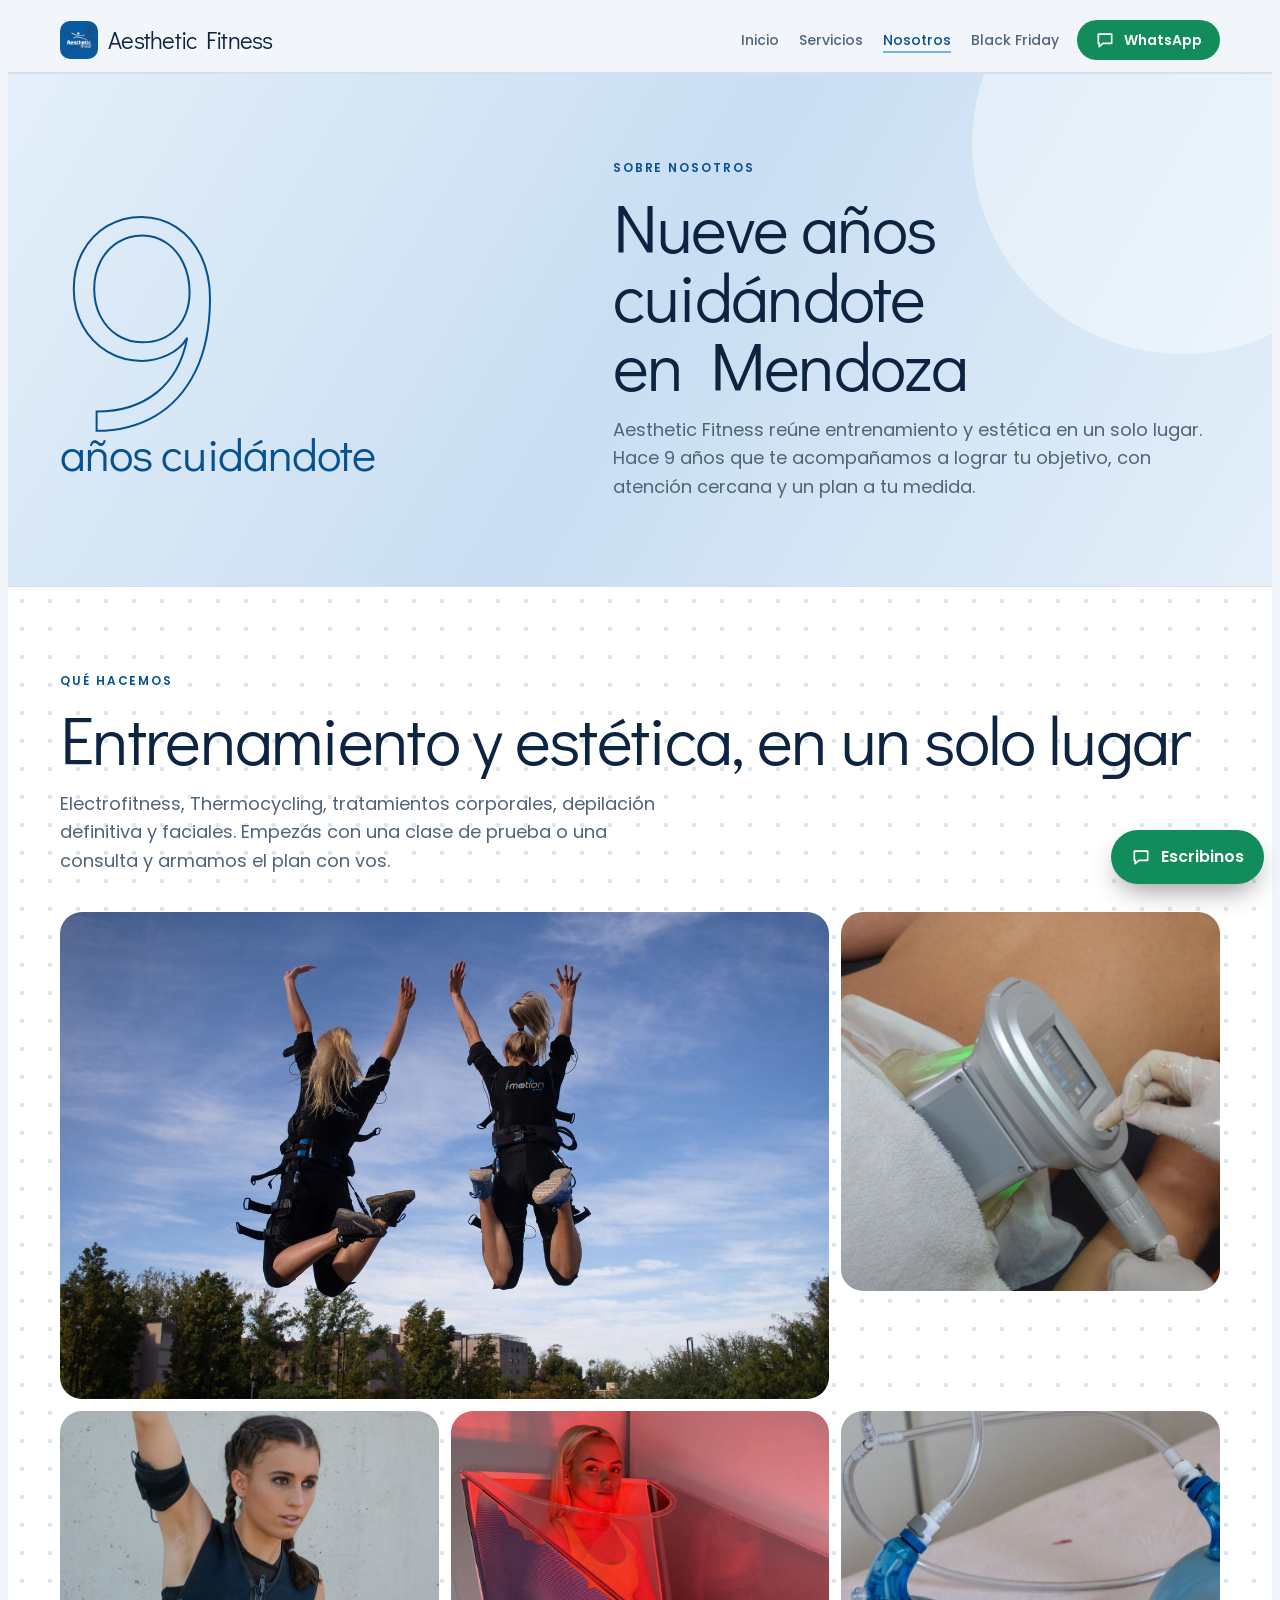
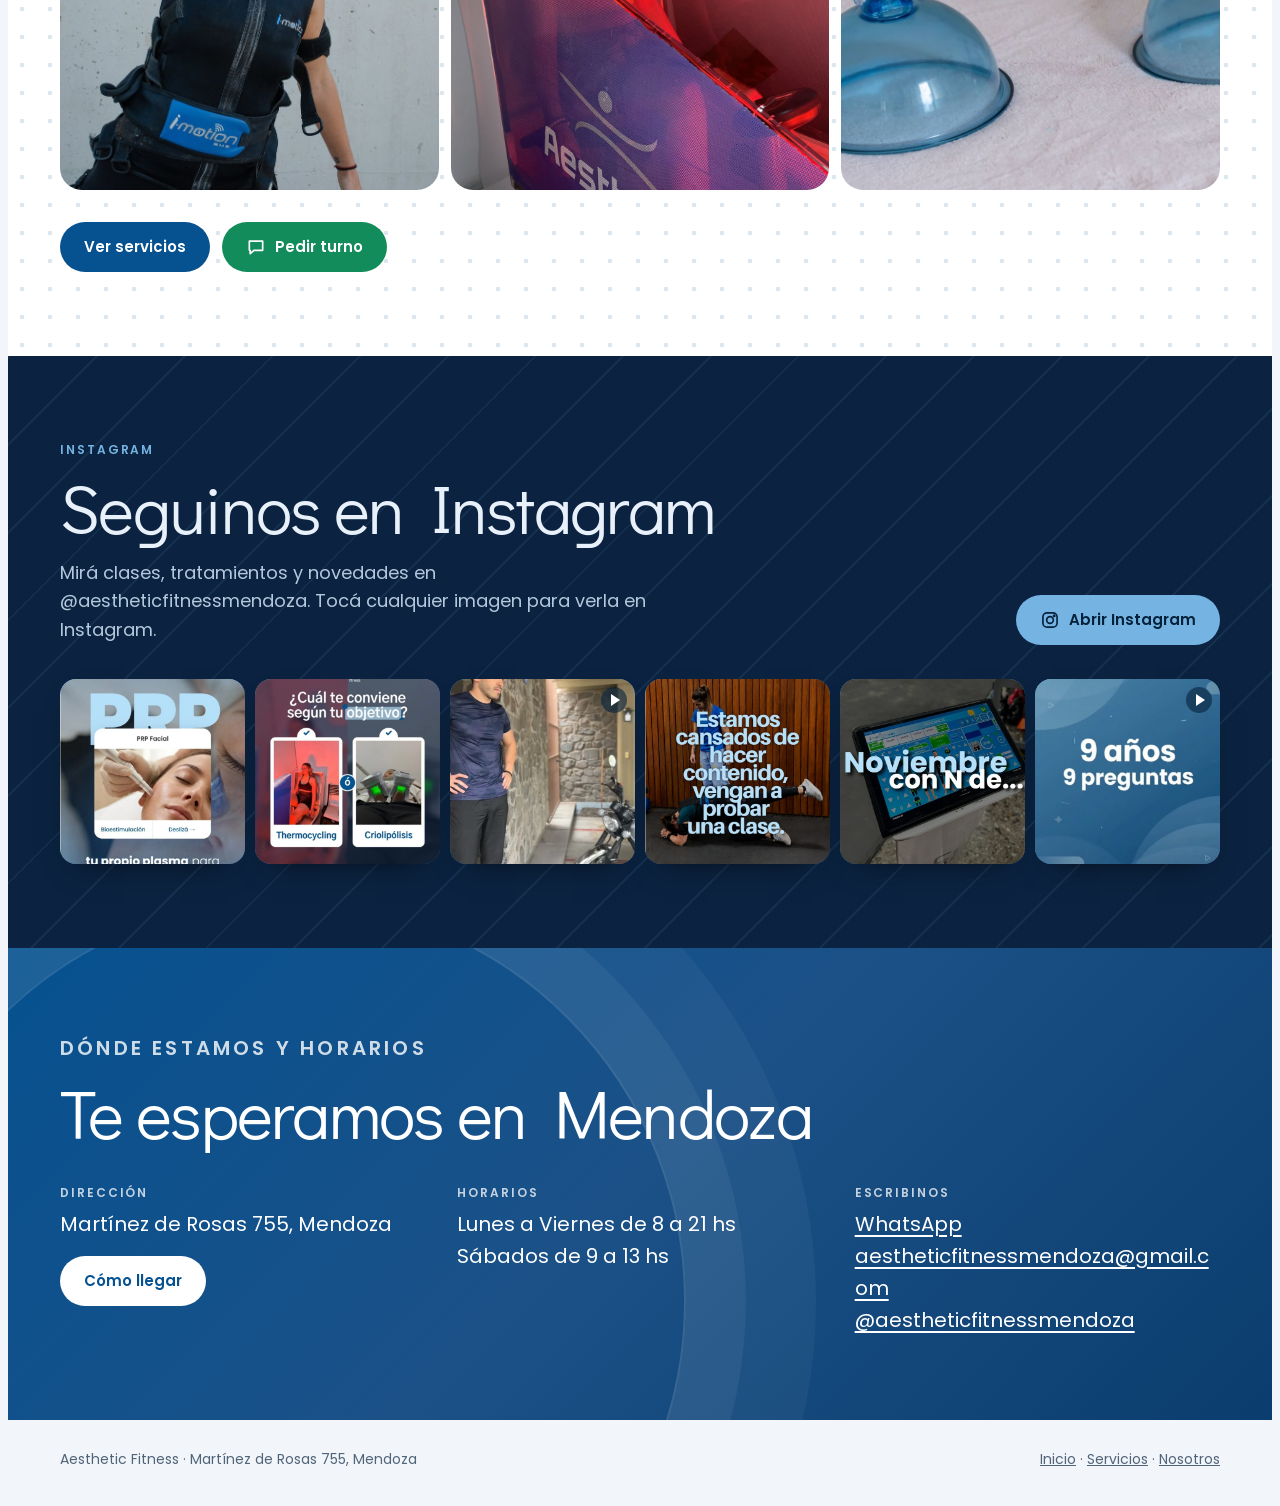
<file: nosotros.html>
<!doctype html>
<html lang="es">
<head>
<meta charset="utf-8">
<meta name="viewport" content="width=device-width, initial-scale=1, viewport-fit=cover">
<title>Nosotros · Aesthetic Fitness Mendoza</title>
<link rel="icon" href="media/logo.jpg">
<meta name="claude:viewport-fit-sides" content="cover">
<link rel="stylesheet" href="https://fonts.googleapis.com/css2?family=Didact+Gothic&family=Poppins:wght@400;500;600;700&display=swap">
<link rel="stylesheet" href="styles.css">
</head>
<body>
<header class="top bleed">
  <div class="wrap">
    <a class="logo" href="index.html" aria-label="Aesthetic Fitness, inicio"><img src="media/logo.jpg" alt="" width="38" height="38"><span>Aesthetic<span style="color:var(--ink)"> Fitness</span></span></a>
    <nav class="links" aria-label="Secciones"><a href="index.html">Inicio</a><a href="servicios.html">Servicios</a><a href="nosotros.html" class="on" aria-current="page">Nosotros</a><a href="blackfriday.html">Black Friday</a></nav>
    <a class="btn wa sm" data-wa="Hola! Quiero pedir un turno." target="_blank" rel="noopener noreferrer"><svg viewBox="0 0 24 24" fill="none" stroke="currentColor" stroke-width="2" stroke-linejoin="round" aria-hidden="true"><path d="M4 5h16v11H9.5L5 20v-4H4z"/></svg>WhatsApp</a>
  </div>
</header>
<main>
  <section class="about" id="nosotros">
    <div class="wrap aboutgrid">
      <div><span class="big" aria-label="9 años">9<small>años cuidándote</small></span></div>
      <div>
        <p class="eyebrow">Sobre nosotros</p>
        <h1 style="font-size:clamp(36px,5.6vw,68px)">Nueve años cuidándote en Mendoza</h1>
        <p class="lead">Aesthetic Fitness reúne entrenamiento y estética en un solo lugar. Hace 9 años que te acompañamos a lograr tu objetivo, con atención cercana y un plan a tu medida.</p>
      </div>
    </div>
  </section>
  <section class="que">
    <div class="wrap">
      <p class="eyebrow">Qué hacemos</p>
      <h2>Entrenamiento y estética, en un solo lugar</h2>
      <p class="lead">Electrofitness, Thermocycling, tratamientos corporales, depilación definitiva y faciales. Empezás con una clase de prueba o una consulta y armamos el plan con vos.</p>
      <div class="mosaic"><div><img src="media/hero.jpg" alt="Entrenamiento con electroestimulación" loading="lazy"></div><div><img src="media/crio.jpg" alt="Criolipólisis" loading="lazy"></div><div><img src="media/electro.jpg" alt="Electrofitness" loading="lazy"></div><div><img src="media/thermo2.jpg" alt="Thermocycling" loading="lazy"></div><div><img src="media/copas.jpg" alt="Copas colombianas" loading="lazy"></div></div>
      <div class="cta" style="margin-top:32px"><a class="btn" href="servicios.html">Ver servicios</a><a class="btn wa" data-wa="Hola! Quiero pedir un turno." target="_blank" rel="noopener noreferrer"><svg viewBox="0 0 24 24" fill="none" stroke="currentColor" stroke-width="2" stroke-linejoin="round" aria-hidden="true"><path d="M4 5h16v11H9.5L5 20v-4H4z"/></svg>Pedir turno</a></div>
    </div>
  </section>
  <section class="ig" id="instagram">
    <div class="wrap">
      <div class="head">
        <div><p class="eyebrow">Instagram</p><h2>Seguinos en Instagram</h2><p class="lead">Mirá clases, tratamientos y novedades en @aestheticfitnessmendoza. Tocá cualquier imagen para verla en Instagram.</p></div>
        <a class="btn" id="igBtn" target="_blank" rel="noopener noreferrer"><svg viewBox="0 0 24 24" fill="none" stroke="currentColor" stroke-width="2" aria-hidden="true"><rect x="3.5" y="3.5" width="17" height="17" rx="5"/><circle cx="12" cy="12" r="4"/><circle cx="17" cy="7" r=".8" fill="currentColor"/></svg>Abrir Instagram</a>
      </div>
      <div class="tiles" id="tiles"></div>
      <p class="livetag" id="livetag" hidden><i></i>Últimas publicaciones, actualizadas automáticamente</p>
    </div>
  </section>
  <section class="where" id="ubicacion">
    <div class="wrap">
      <p class="eyebrow" style="color:var(--on-brand);opacity:.8">Dónde estamos y horarios</p>
      <h2>Te esperamos en Mendoza</h2>
      <div class="cols">
        <div><h3>Dirección</h3><p id="dir"></p><p id="mapa"></p></div>
        <div><h3>Horarios</h3><p id="hor"></p></div>
        <div><h3>Escribinos</h3><p><a id="waLink" target="_blank" rel="noopener noreferrer">WhatsApp</a></p><p><a id="mail"></a></p><p><a id="igLink" target="_blank" rel="noopener noreferrer">@aestheticfitnessmendoza</a></p></div>
      </div>
    </div>
  </section>
</main>
<footer class="bleed"><div class="wrap"><span>Aesthetic Fitness · Martínez de Rosas 755, Mendoza</span><span><a href="index.html">Inicio</a> · <a href="servicios.html">Servicios</a> · <a href="nosotros.html">Nosotros</a></span></div></footer>
<a class="fab" data-wa="Hola! Quiero info." target="_blank" rel="noopener noreferrer" aria-label="Escribinos por WhatsApp"><svg viewBox="0 0 24 24" fill="none" stroke="currentColor" stroke-width="2" stroke-linejoin="round" aria-hidden="true"><path d="M4 5h16v11H9.5L5 20v-4H4z"/></svg><span>Escribinos</span></a>
<script src="app.js"></script>
</body>
</html>
</file>
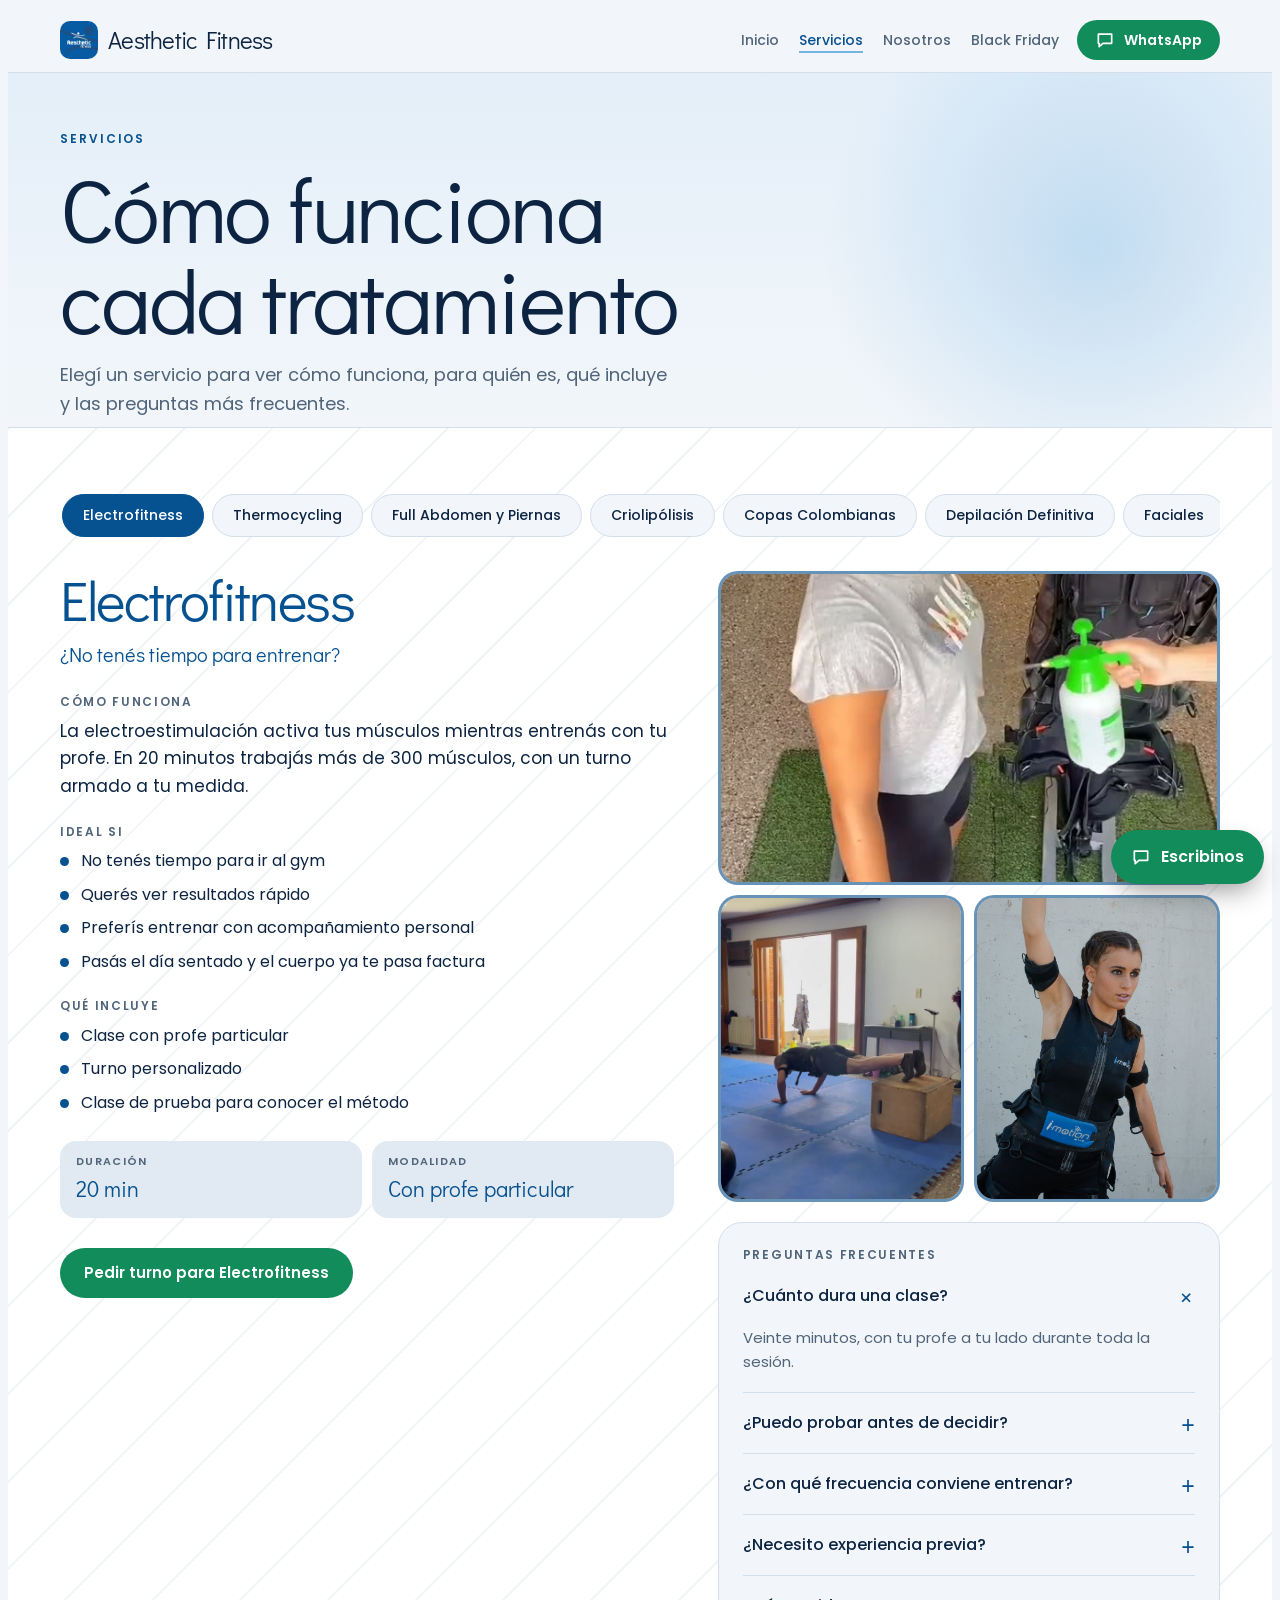
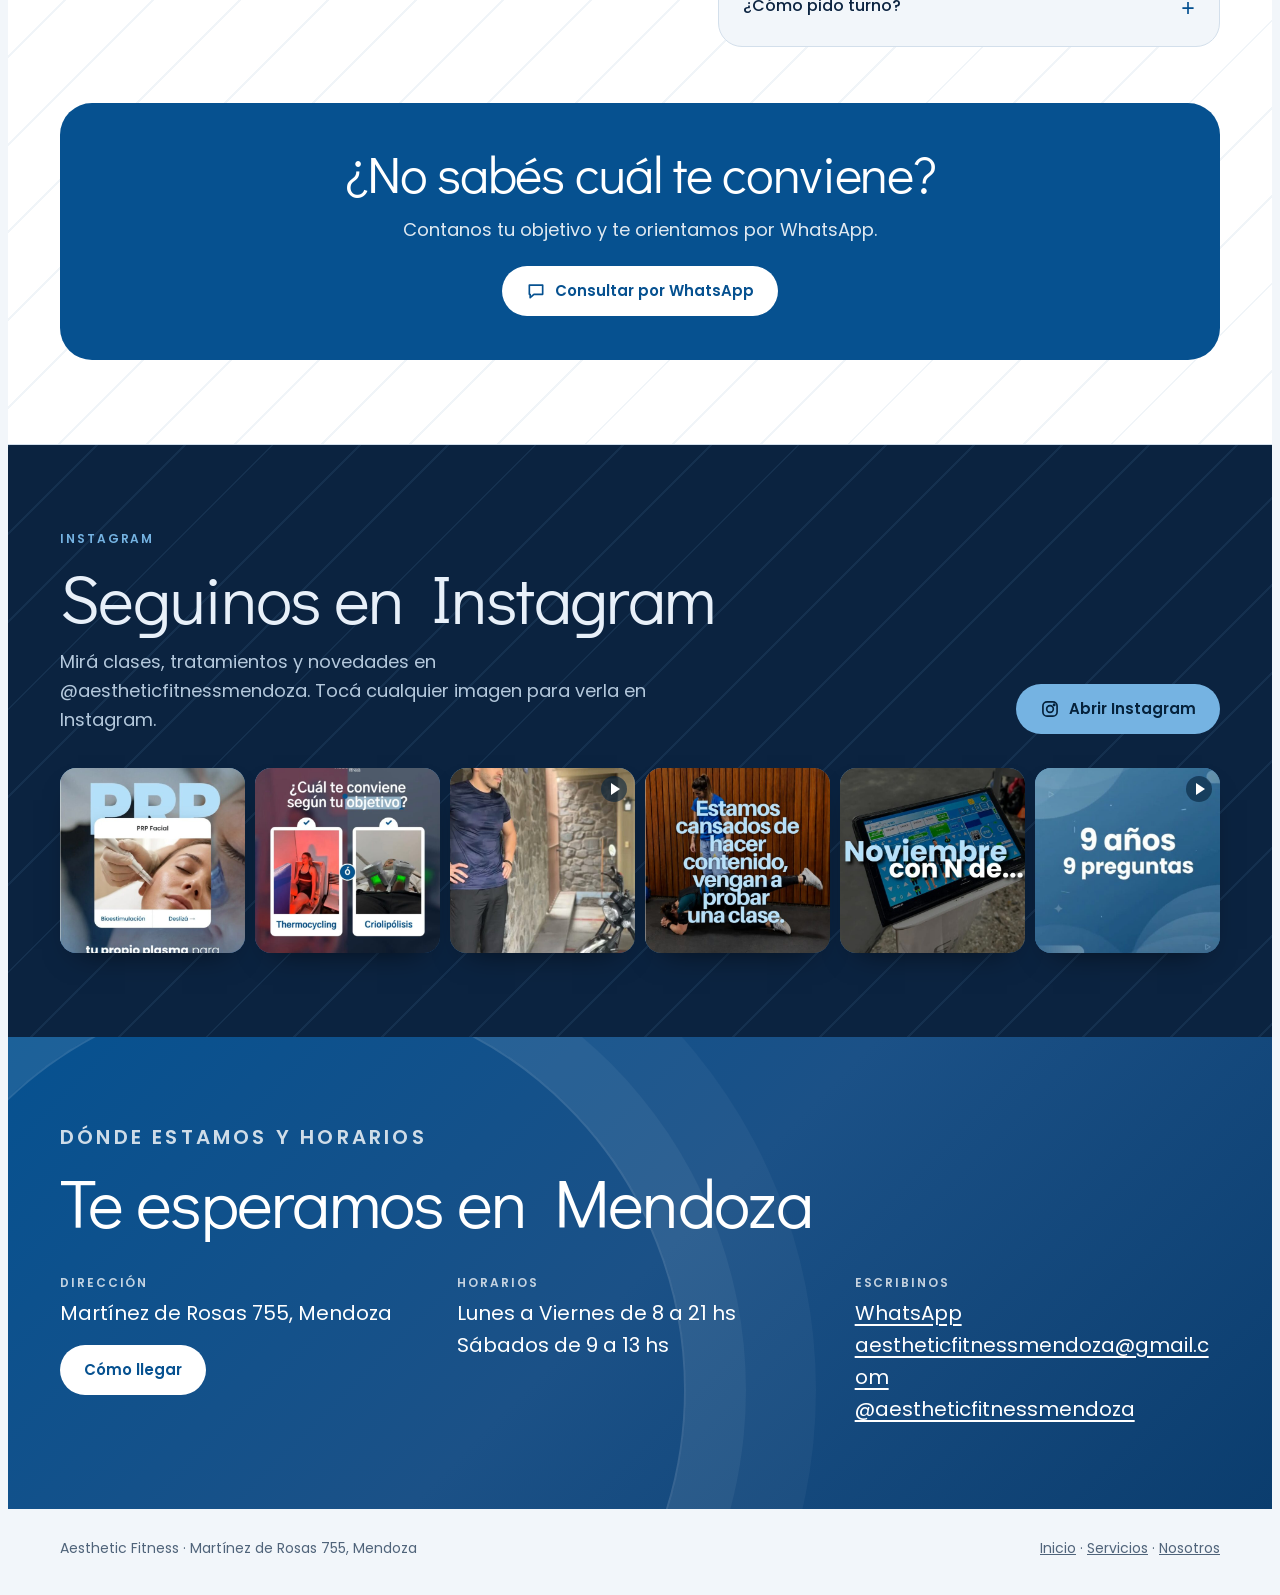
<file: servicios.html>
<!doctype html>
<html lang="es">
<head>
<meta charset="utf-8">
<meta name="viewport" content="width=device-width, initial-scale=1, viewport-fit=cover">
<title>Servicios · Aesthetic Fitness Mendoza</title>
<link rel="icon" href="media/logo.jpg">
<meta name="claude:viewport-fit-sides" content="cover">
<link rel="stylesheet" href="https://fonts.googleapis.com/css2?family=Didact+Gothic&family=Poppins:wght@400;500;600;700&display=swap">
<link rel="stylesheet" href="styles.css">
</head>
<body>
<header class="top bleed">
  <div class="wrap">
    <a class="logo" href="index.html" aria-label="Aesthetic Fitness, inicio"><img src="media/logo.jpg" alt="" width="38" height="38"><span>Aesthetic<span style="color:var(--ink)"> Fitness</span></span></a>
    <nav class="links" aria-label="Secciones"><a href="index.html">Inicio</a><a href="servicios.html" class="on" aria-current="page">Servicios</a><a href="nosotros.html">Nosotros</a><a href="blackfriday.html">Black Friday</a></nav>
    <a class="btn wa sm" data-wa="Hola! Quiero pedir un turno." target="_blank" rel="noopener noreferrer"><svg viewBox="0 0 24 24" fill="none" stroke="currentColor" stroke-width="2" stroke-linejoin="round" aria-hidden="true"><path d="M4 5h16v11H9.5L5 20v-4H4z"/></svg>WhatsApp</a>
  </div>
</header>
<main>
  <section class="pagehead">
    <div class="wrap">
      <p class="eyebrow">Servicios</p>
      <h1>Cómo funciona cada tratamiento</h1>
      <p class="lead">Elegí un servicio para ver cómo funciona, para quién es, qué incluye y las preguntas más frecuentes.</p>
    </div>
  </section>
  <section class="det" id="detalle" style="padding-block:28px 84px">
    <div class="wrap">
      <div class="tabs" id="tabs" role="tablist" aria-label="Servicios"></div>
      <div id="panel"></div>
      <div class="cta2"><h2>¿No sabés cuál te conviene?</h2><p class="lead" style="margin-inline:auto;color:inherit;opacity:.88">Contanos tu objetivo y te orientamos por WhatsApp.</p><a class="btn" data-wa="Hola! Quiero que me ayuden a elegir un servicio." target="_blank" rel="noopener noreferrer"><svg viewBox="0 0 24 24" fill="none" stroke="currentColor" stroke-width="2" stroke-linejoin="round" aria-hidden="true"><path d="M4 5h16v11H9.5L5 20v-4H4z"/></svg>Consultar por WhatsApp</a></div>
    </div>
  </section>
  <section class="ig" id="instagram">
    <div class="wrap">
      <div class="head">
        <div><p class="eyebrow">Instagram</p><h2>Seguinos en Instagram</h2><p class="lead">Mirá clases, tratamientos y novedades en @aestheticfitnessmendoza. Tocá cualquier imagen para verla en Instagram.</p></div>
        <a class="btn" id="igBtn" target="_blank" rel="noopener noreferrer"><svg viewBox="0 0 24 24" fill="none" stroke="currentColor" stroke-width="2" aria-hidden="true"><rect x="3.5" y="3.5" width="17" height="17" rx="5"/><circle cx="12" cy="12" r="4"/><circle cx="17" cy="7" r=".8" fill="currentColor"/></svg>Abrir Instagram</a>
      </div>
      <div class="tiles" id="tiles"></div>
      <p class="livetag" id="livetag" hidden><i></i>Últimas publicaciones, actualizadas automáticamente</p>
    </div>
  </section>
  <section class="where" id="ubicacion">
    <div class="wrap">
      <p class="eyebrow" style="color:var(--on-brand);opacity:.8">Dónde estamos y horarios</p>
      <h2>Te esperamos en Mendoza</h2>
      <div class="cols">
        <div><h3>Dirección</h3><p id="dir"></p><p id="mapa"></p></div>
        <div><h3>Horarios</h3><p id="hor"></p></div>
        <div><h3>Escribinos</h3><p><a id="waLink" target="_blank" rel="noopener noreferrer">WhatsApp</a></p><p><a id="mail"></a></p><p><a id="igLink" target="_blank" rel="noopener noreferrer">@aestheticfitnessmendoza</a></p></div>
      </div>
    </div>
  </section>
</main>
<footer class="bleed"><div class="wrap"><span>Aesthetic Fitness · Martínez de Rosas 755, Mendoza</span><span><a href="index.html">Inicio</a> · <a href="servicios.html">Servicios</a> · <a href="nosotros.html">Nosotros</a></span></div></footer>
<a class="fab" data-wa="Hola! Quiero info." target="_blank" rel="noopener noreferrer" aria-label="Escribinos por WhatsApp"><svg viewBox="0 0 24 24" fill="none" stroke="currentColor" stroke-width="2" stroke-linejoin="round" aria-hidden="true"><path d="M4 5h16v11H9.5L5 20v-4H4z"/></svg><span>Escribinos</span></a>
<script src="app.js"></script>
</body>
</html>
</file>
<file: styles.css>
/* Concepto: sitio de una página con ritmo. Titulares en Didact Gothic muy grandes, texto en Poppins. El hero rota los problemas que resolvemos, una cinta de servicios corre debajo, un sello gira sobre el arco, y los servicios se exploran con pestañas, detalle y preguntas frecuentes. Azules de marca AF. */
:root{
  --bg:#f2f6fa; --surface:#ffffff; --ink:#0c2441; --muted:#50647a; --line:#d3dfeb;
  --brand:#065190; --brand-2:#1b5187; --sky:#75b3e2; --mist:#dee5ec; --soft:#629ed2;
  --on-brand:#ffffff; --wa:#128c5a; --on-wa:#ffffff; --tint:#e4eff9; --glow:rgba(117,179,226,.35);
  --f-display:'Didact Gothic','Century Gothic','Poppins',system-ui,sans-serif; --f-body:'Poppins',system-ui,sans-serif;
}
@media (prefers-color-scheme:dark){:root:not([data-theme="light"]){
  --bg:#071524; --surface:#0f2338; --ink:#e8f0f9; --muted:#9db0c5; --line:#21394f;
  --brand:#75b3e2; --brand-2:#a3cdee; --sky:#3d7fb8; --mist:#16304a; --soft:#629ed2;
  --on-brand:#06223b; --wa:#3fbf8a; --on-wa:#04251a; --tint:#0e2a45; --glow:rgba(98,158,210,.25); color-scheme:dark}}
:root[data-theme="dark"]{
  --bg:#071524; --surface:#0f2338; --ink:#e8f0f9; --muted:#9db0c5; --line:#21394f;
  --brand:#75b3e2; --brand-2:#a3cdee; --sky:#3d7fb8; --mist:#16304a; --soft:#629ed2;
  --on-brand:#06223b; --wa:#3fbf8a; --on-wa:#04251a; --tint:#0e2a45; --glow:rgba(98,158,210,.25); color-scheme:dark}
*{box-sizing:border-box}
html{scroll-behavior:smooth}
body{background:var(--bg);color:var(--ink);font-family:var(--f-body);font-size:16px;line-height:1.6;overflow-x:hidden;
  padding-left:max(16px,env(safe-area-inset-left,0px));padding-right:max(16px,env(safe-area-inset-right,0px))}
body::before{content:"";position:fixed;inset:0 0 auto;height:env(safe-area-inset-top,0px);background:var(--bg);z-index:30}
h1,h2,h3,h4{font-family:var(--f-display);font-weight:400;line-height:1.02;margin:0;letter-spacing:-.025em;text-wrap:balance}
p{margin:0}
a{color:inherit}
button{font-family:inherit}
:focus-visible{outline:3px solid var(--sky);outline-offset:3px}
.wrap{max-width:1160px;margin:0 auto}
.bleed{margin-left:calc(-1*max(16px,env(safe-area-inset-left,0px)));margin-right:calc(-1*max(16px,env(safe-area-inset-right,0px)));padding-left:max(16px,env(safe-area-inset-left,0px));padding-right:max(16px,env(safe-area-inset-right,0px))}

/* Barra superior */
.top{position:sticky;top:env(safe-area-inset-top,0px);z-index:20;background:var(--bg);border-bottom:1px solid var(--line)}
.top .wrap{display:flex;align-items:center;gap:18px;padding-block:12px}
.logo{font-family:var(--f-display);font-size:24px;letter-spacing:-.03em;text-decoration:none;color:var(--brand);margin-right:auto;white-space:nowrap}
.logo span{color:var(--ink)}
.links{display:flex;gap:20px}
.links a{text-decoration:none;font-weight:500;font-size:14px;color:var(--muted);cursor:pointer}
.links a:hover{color:var(--brand)}
@media (max-width:860px){.links{display:none}}
.btn{display:inline-flex;align-items:center;justify-content:center;gap:9px;font:inherit;font-weight:600;font-size:15px;text-decoration:none;border:0;border-radius:999px;padding:13px 24px;cursor:pointer;background:var(--brand);color:var(--on-brand);transition:transform .15s,filter .15s}
.btn:hover{filter:brightness(1.08);transform:translateY(-2px)}
.btn.wa{background:var(--wa);color:var(--on-wa)}
.btn.ghost{background:transparent;color:var(--brand);box-shadow:inset 0 0 0 2px var(--brand)}
.btn.sm{padding:9px 18px;font-size:14px}
.btn svg,.fab svg{width:20px;height:20px;flex:none}
section{padding-block:84px}
@media (max-width:640px){section{padding-block:56px}}
.eyebrow{font-size:12px;font-weight:600;letter-spacing:.16em;text-transform:uppercase;color:var(--brand);margin-bottom:14px}
h2{font-size:clamp(34px,5.6vw,68px);overflow-wrap:anywhere}
.ig .head>div{min-width:0;flex:1 1 320px}
.lead{color:var(--muted);font-size:18px;max-width:56ch;margin-top:16px}

/* Hero */
.hero{padding-block:40px 72px;position:relative;overflow:hidden}
.hero::before{content:"";position:absolute;right:-12%;top:-20%;width:62vw;max-width:760px;aspect-ratio:1;border-radius:50%;background:radial-gradient(circle,var(--glow),transparent 66%);pointer-events:none;animation:drift 14s ease-in-out infinite alternate}
@keyframes drift{to{transform:translate(-4%,8%) scale(1.08)}}
.hero .wrap{display:grid;grid-template-columns:minmax(0,1.2fr) minmax(0,.8fr);gap:48px;align-items:center;position:relative}
@media (max-width:900px){.hero .wrap{grid-template-columns:minmax(0,1fr);gap:40px}}
.hero h1{font-size:clamp(44px,7.4vw,96px)}
.hero h1 .rot{display:block;color:var(--brand);min-height:2.04em;transition:opacity .35s,transform .35s;background:linear-gradient(var(--sky),var(--sky)) 0 96%/100% .07em no-repeat;padding-bottom:.04em}
.hero h1 .rot.out{opacity:0;transform:translateY(.25em)}
.hero .lead{font-size:19px}
.mas{display:inline-flex;margin-top:12px;font-weight:600;color:var(--brand);text-decoration:none;cursor:pointer;font-size:15px}
.mas:hover{text-decoration:underline;text-underline-offset:4px}
.cta{display:flex;flex-wrap:wrap;gap:12px;margin-top:30px}
.chips{display:flex;flex-wrap:wrap;gap:8px;margin-top:26px;padding:0;list-style:none}
.chips li{font-size:13px;font-weight:500;padding:6px 14px;border-radius:999px;background:var(--tint);color:var(--brand-2)}
.stage{position:relative;max-width:440px;width:100%;margin-inline:auto}
.arch{aspect-ratio:4/5;width:100%;border-radius:999px 999px 28px 28px;overflow:hidden;background:linear-gradient(160deg,var(--sky),var(--brand) 72%);box-shadow:0 36px 70px -34px rgba(6,81,144,.6);position:relative}
.arch video,.arch img{width:100%;height:100%;object-fit:cover;display:block}
.ph{position:absolute;inset:0;display:grid;place-items:center;text-align:center;padding:24px;color:#fff;font-weight:600}
.ph::before{content:"";position:absolute;width:140%;aspect-ratio:1;border-radius:50%;border:2px solid rgba(255,255,255,.18);box-shadow:0 0 0 38px rgba(255,255,255,.07),0 0 0 80px rgba(255,255,255,.05);animation:pulse 5s ease-in-out infinite}
@keyframes pulse{50%{transform:scale(1.06)}}
.ph span{position:relative;font-size:14px;background:rgba(0,0,0,.28);padding:6px 14px;border-radius:999px}
.seal{position:absolute;left:-34px;bottom:46px;width:132px;height:132px;border-radius:50%;background:var(--surface);box-shadow:0 14px 34px -12px rgba(6,81,144,.55);display:grid;place-items:center}
.seal svg{position:absolute;inset:0;width:100%;height:100%;animation:spin 22s linear infinite}
.seal b{font-family:var(--f-display);font-weight:400;font-size:56px;color:var(--brand);line-height:1}
@keyframes spin{to{transform:rotate(360deg)}}
.float{position:absolute;right:-16px;top:60px;background:var(--brand);color:var(--on-brand);padding:10px 16px;border-radius:16px;font-size:13px;font-weight:600;box-shadow:0 14px 30px -12px rgba(6,81,144,.6);animation:bob 4s ease-in-out infinite}
@keyframes bob{50%{transform:translateY(-8px)}}
@media (max-width:520px){.seal{left:-6px;width:108px;height:108px}.seal b{font-size:44px}.float{right:-4px}}

/* Cinta */
.tape{background:var(--brand);color:var(--on-brand);overflow:hidden;padding-block:16px;transform:rotate(-1.2deg);margin-block:8px}
.tape .track{display:flex;width:max-content;animation:run 38s linear infinite}
.tape:hover .track{animation-play-state:paused}
.tape span{font-family:var(--f-display);font-size:clamp(22px,3vw,34px);padding-inline:22px;white-space:nowrap;display:flex;align-items:center;gap:44px}
.tape span::after{content:"";width:12px;height:12px;border-radius:50%;background:var(--sky);flex:none}
@keyframes run{to{transform:translateX(-50%)}}

/* Servicios: tarjetas */
.grid{display:grid;grid-template-columns:repeat(6,minmax(0,1fr));gap:18px;margin-top:44px}
.grid>.card{grid-column:span 2}
.grid>.card:last-child{grid-column:3/span 2}
@media (max-width:960px){.grid{grid-template-columns:repeat(2,minmax(0,1fr))}.grid>.card,.grid>.card:last-child{grid-column:auto}.grid>.card:last-child{grid-column:span 2}}
@media (max-width:620px){.grid{grid-template-columns:minmax(0,1fr)}.grid>.card:last-child{grid-column:auto}}
.card{background:var(--surface);border:1px solid var(--line);border-radius:22px;padding:26px;display:flex;flex-direction:column;gap:12px;min-width:0;transition:transform .2s,box-shadow .2s,border-color .2s}
.card:hover{transform:translateY(-6px) rotate(-.4deg);box-shadow:0 24px 40px -24px rgba(6,81,144,.5);border-color:var(--sky)}
.card .name{font-size:12px;font-weight:600;letter-spacing:.14em;text-transform:uppercase;color:var(--brand)}
.card .q{font-size:27px;line-height:1.08}
.card p{color:var(--muted);font-size:15px}
.tags{display:flex;flex-wrap:wrap;gap:6px;padding:0;margin:0;list-style:none}
.tags li{font-size:12px;font-weight:500;padding:4px 11px;border-radius:999px;background:var(--mist);color:var(--ink)}
.price{font-weight:600;font-size:14px;color:var(--brand-2)}
.row{display:flex;flex-wrap:wrap;gap:8px;margin-top:auto;padding-top:6px}

/* Servicios: detalle */
.det{background:var(--surface);border-block:1px solid var(--line)}
.tabs{display:flex;gap:8px;overflow-x:auto;padding:4px 2px 14px;margin-top:34px;scrollbar-width:thin}
.tabs button{flex:none;border:1.5px solid var(--line);background:var(--bg);color:var(--ink);border-radius:999px;padding:10px 20px;font-size:14px;font-weight:500;cursor:pointer;transition:background .15s,color .15s,border-color .15s}
.tabs button:hover{border-color:var(--brand)}
.tabs button[aria-selected="true"]{background:var(--brand);color:var(--on-brand);border-color:var(--brand)}
.panel{display:grid;grid-template-columns:minmax(0,1.1fr) minmax(0,.9fr);gap:44px;margin-top:20px;animation:rise .45s ease}
@keyframes rise{from{opacity:0;transform:translateY(14px)}}
@media (max-width:900px){.panel{grid-template-columns:minmax(0,1fr);gap:32px}}
.panel h3{font-size:clamp(34px,4.6vw,56px)}
.panel .sub{font-size:20px;color:var(--brand);margin-top:10px;font-family:var(--f-display)}
.panel h4{font-family:var(--f-body);font-size:12px;font-weight:600;letter-spacing:.14em;text-transform:uppercase;color:var(--muted);margin:26px 0 10px}
.panel p.how{font-size:17px}
.list{margin:0;padding:0;list-style:none;display:grid;gap:8px}
.list li{display:flex;gap:12px;align-items:flex-start}
.list li::before{content:"";flex:none;width:9px;height:9px;margin-top:9px;border-radius:50%;background:var(--sky)}
.facts{display:grid;grid-template-columns:repeat(auto-fit,minmax(130px,1fr));gap:10px;margin-top:26px}
.facts div{background:var(--tint);border-radius:16px;padding:12px 16px}
.facts small{display:block;font-size:11px;font-weight:600;letter-spacing:.12em;text-transform:uppercase;color:var(--muted)}
.facts b{font-family:var(--f-display);font-weight:400;font-size:22px;color:var(--brand-2)}
.faq{background:var(--bg);border:1px solid var(--line);border-radius:24px;padding:10px 24px;align-self:start}
.faq h4{margin:16px 0 4px}
.faq details{border-bottom:1px solid var(--line)}
.faq details:last-of-type{border-bottom:0}
.faq summary{list-style:none;cursor:pointer;padding:16px 0;font-weight:500;display:flex;justify-content:space-between;gap:16px;align-items:center}
.faq summary::-webkit-details-marker{display:none}
.faq summary::after{content:"+";font-family:var(--f-display);font-size:28px;line-height:1;color:var(--brand);flex:none;transition:transform .2s}
.faq details[open] summary::after{transform:rotate(45deg)}
.faq details p{padding:0 0 18px;color:var(--muted);font-size:15px}

/* Turno */
.turno .wrap{display:grid;grid-template-columns:minmax(0,1fr) minmax(0,1fr);gap:48px;align-items:center}
@media (max-width:900px){.turno .wrap{grid-template-columns:minmax(0,1fr);gap:28px}}
.form{background:var(--brand);color:var(--on-brand);border-radius:32px;padding:34px;display:grid;gap:16px;transform:rotate(.6deg)}
@media (max-width:900px){.form{transform:none}}
.form label{display:grid;gap:6px;font-size:14px;font-weight:600}
.form input,.form select{font:inherit;font-size:16px;color:#0c2441;background:#fff;border:0;border-radius:14px;padding:13px 14px;width:100%}
.form .btn{background:#fff;color:#065190}
@media (prefers-color-scheme:dark){:root:not([data-theme="light"]) .form .btn{color:#06223b}}
.steps{list-style:none;padding:0;margin:26px 0 0;display:grid;gap:14px}
.steps li{display:flex;gap:14px;align-items:flex-start}
.steps b{flex:none;width:36px;height:36px;border-radius:50%;background:var(--tint);color:var(--brand);display:grid;place-items:center;font-family:var(--f-display);font-weight:400;font-size:20px}

/* Nosotros */
.about{background:var(--surface);border-block:1px solid var(--line);overflow:hidden}
.about .wrap{display:grid;grid-template-columns:minmax(0,.9fr) minmax(0,1.1fr);gap:56px;align-items:center}
@media (max-width:900px){.about .wrap{grid-template-columns:minmax(0,1fr);gap:36px}}
.big{font-family:var(--f-display);font-size:clamp(150px,26vw,300px);line-height:.8;color:transparent;-webkit-text-stroke:2px var(--brand);letter-spacing:-.05em;display:block}
.big small{display:block;font-size:clamp(28px,4vw,46px);-webkit-text-stroke:0;color:var(--brand);letter-spacing:-.02em;margin-top:6px}
.fam{display:grid;grid-template-columns:repeat(3,minmax(0,1fr));gap:14px;margin-top:28px}
@media (max-width:620px){.fam{grid-template-columns:minmax(0,1fr)}}
.per{background:var(--bg);border:1px solid var(--line);border-radius:22px;padding:20px;text-align:center;transition:transform .2s}
.per:hover{transform:translateY(-6px)}
.av{width:92px;height:92px;margin:0 auto 12px;border-radius:50%;overflow:hidden;background:linear-gradient(150deg,var(--soft),var(--brand-2));display:grid;place-items:center;color:#fff;font-family:var(--f-display);font-size:40px}
.av img{width:100%;height:100%;object-fit:cover}
.per h4{font-size:26px}
.per p{font-size:14px;color:var(--muted);margin-top:4px}

/* Instagram */
.tiles{display:grid;grid-template-columns:repeat(6,minmax(0,1fr));gap:10px;margin-top:34px}
@media (max-width:900px){.tiles{grid-template-columns:repeat(3,minmax(0,1fr))}}
.tile{aspect-ratio:1;border-radius:16px;overflow:hidden;position:relative;background:linear-gradient(150deg,var(--soft),var(--brand-2));display:block;transition:transform .2s}
.tile:hover{transform:scale(1.04) rotate(-1deg);z-index:1}
.tile img{width:100%;height:100%;object-fit:cover;display:block}
.tile .ph{font-size:12px;padding:8px}
.tile .ph::before{display:none}
.tile .vid{position:absolute;right:8px;top:8px;width:26px;height:26px;border-radius:50%;background:rgba(6,34,59,.6);display:grid;place-items:center}
.tile .vid::after{content:"";border-left:9px solid #fff;border-block:6px solid transparent;margin-left:3px}
.ig .head{display:flex;flex-wrap:wrap;gap:20px;align-items:end;justify-content:space-between}
.livetag{font-size:13px;color:var(--muted);margin-top:14px;display:flex;align-items:center;gap:8px}
.livetag i{width:9px;height:9px;border-radius:50%;background:var(--wa);animation:pulse 2s infinite}

/* Ubicación */
.where{background:var(--brand);color:var(--on-brand);position:relative;overflow:hidden}
.where::before{content:"";position:absolute;left:-10%;bottom:-60%;width:70vw;max-width:800px;aspect-ratio:1;border-radius:50%;border:2px solid rgba(255,255,255,.14);box-shadow:0 0 0 60px rgba(255,255,255,.05),0 0 0 130px rgba(255,255,255,.04)}
.where .wrap{position:relative}
.where h2{color:var(--on-brand)}
.where .cols{display:grid;grid-template-columns:repeat(3,minmax(0,1fr));gap:32px;margin-top:40px}
@media (max-width:760px){.where .cols{grid-template-columns:minmax(0,1fr)}}
.where h3{font-family:var(--f-body);font-size:12px;letter-spacing:.16em;text-transform:uppercase;opacity:.75;margin-bottom:8px;font-weight:600}
.where p,.where a{font-size:20px}
.where a{text-underline-offset:4px}
.where .btn{background:#fff;color:#065190;margin-top:16px;font-size:15px}
@media (prefers-color-scheme:dark){:root:not([data-theme="light"]) .where .btn{color:#06223b}}
.todo{opacity:.75;font-style:italic}
footer{padding-block:28px;color:var(--muted);font-size:14px}
footer .wrap{display:flex;flex-wrap:wrap;gap:12px 24px;justify-content:space-between}
.fab{position:fixed;z-index:25;right:max(16px,env(safe-area-inset-right,0px));bottom:calc(16px + env(safe-area-inset-bottom,0px));display:flex;align-items:center;gap:10px;background:var(--wa);color:var(--on-wa);text-decoration:none;font-weight:600;border-radius:999px;padding:14px 20px;box-shadow:0 12px 28px -8px rgba(0,0,0,.45)}
@media (max-width:480px){.fab span{display:none}.fab{padding:15px}}
@media (prefers-reduced-motion:reduce){html{scroll-behavior:auto}*,*::before,*::after{animation:none!important;transition:none!important}.tape{transform:none}.tape .track{flex-wrap:wrap;width:auto}}

.links a.on{color:var(--brand);box-shadow:0 2px 0 var(--sky)}
.pagehead{padding-block:56px 8px}
.pagehead h1{font-size:clamp(44px,7vw,92px)}
.cta2{background:var(--brand);color:var(--on-brand);border-radius:32px;padding:44px 32px;text-align:center;margin-top:56px}
.cta2 h2{color:var(--on-brand);font-size:clamp(30px,4.4vw,52px)}
.cta2 .btn{background:#fff;color:#065190;margin-top:22px}
@media (prefers-color-scheme:dark){:root:not([data-theme="light"]) .cta2 .btn{color:#06223b}}
.svcnav{margin-top:28px}

/* ===== v3: secciones con color propio y fondos en movimiento ===== */
:root{--g:max(16px,env(safe-area-inset-left,0px))}
main>section{margin-left:calc(-1*var(--g));margin-right:calc(-1*var(--g));padding-left:var(--g);padding-right:var(--g);position:relative;overflow:hidden}
main>section>.wrap{position:relative;z-index:1}
.logo{display:flex;align-items:center;gap:10px}
.logo img{width:38px;height:38px;border-radius:10px;display:block}
@keyframes dots{to{background-position:28px 28px}}
@keyframes stripes{to{background-position:124px 0}}
@keyframes shift{50%{background-position:100% 50%}}
@keyframes float1{50%{transform:translate(40px,-30px) scale(1.12)}}
@keyframes float2{50%{transform:translate(-50px,30px) scale(.92)}}
/* inicio */
.hero{background:linear-gradient(180deg,var(--tint),var(--bg))}
.hero::after{content:"";position:absolute;left:-8%;bottom:-30%;width:42vw;max-width:520px;aspect-ratio:1;border-radius:50%;background:radial-gradient(circle,var(--glow),transparent 68%);animation:float2 16s ease-in-out infinite;pointer-events:none}
.hero .arch video{background:var(--brand)}
#servicios{background-color:var(--surface);background-image:radial-gradient(circle,rgba(6,81,144,.16) 2px,transparent 2.6px);background-size:28px 28px;animation:dots 3s linear infinite}
.turno{--ink:#0c2441;--muted:#0f3a63;--brand:#043b6b;--on-brand:#fff;--tint:rgba(255,255,255,.55);background:linear-gradient(120deg,#75b3e2,#a3cdee,#75b3e2);background-size:240% 240%;animation:shift 14s ease-in-out infinite}
.turno::before,.turno::after{content:"";position:absolute;border-radius:50%;background:rgba(255,255,255,.28);pointer-events:none}
.turno::before{width:360px;height:360px;left:-120px;top:-120px;animation:float1 12s ease-in-out infinite}
.turno::after{width:260px;height:260px;right:-60px;bottom:-90px;animation:float2 15s ease-in-out infinite}
.ig{--ink:#e8f0f9;--muted:#b4c8dc;--brand:#75b3e2;--on-brand:#06223b;--line:#2b4a68;--surface:#12304f;--tint:#12304f;background-color:#0b2340;background-image:repeating-linear-gradient(135deg,rgba(117,179,226,.09) 0 2px,transparent 2px 62px);animation:stripes 6s linear infinite}
.ig .btn{background:#75b3e2;color:#06223b}
.igwrap{margin-top:34px}.igframe{width:100%;height:640px;border:0;border-radius:20px;background:#fff;display:block}
.tile{box-shadow:0 14px 30px -18px rgba(0,0,0,.7)}
/* tarjetas de servicio */
.card{border-top:5px solid var(--c,var(--sky));overflow:hidden}
.card .name{color:var(--c,var(--brand))}
.card .thumb{margin:-26px -26px 6px;aspect-ratio:16/10;overflow:hidden;background:var(--mist)}
.card .thumb img{width:100%;height:100%;object-fit:cover;display:block;transition:transform .5s}
.card:hover .thumb img{transform:scale(1.07)}
.card .btn.ghost{color:var(--c,var(--brand));box-shadow:inset 0 0 0 2px var(--c,var(--brand))}
/* servicios (detalle) */
.pagehead{background:linear-gradient(180deg,var(--tint),var(--bg))}
.pagehead::before{content:"";position:absolute;right:-8%;top:-30%;width:46vw;max-width:560px;aspect-ratio:1;border-radius:50%;background:radial-gradient(circle,var(--glow),transparent 68%);animation:float1 14s ease-in-out infinite}
.det{background-color:var(--surface)!important;background-image:repeating-linear-gradient(135deg,rgba(6,81,144,.06) 0 2px,transparent 2px 62px)!important;animation:stripes 8s linear infinite;border-block:1px solid var(--line)!important}
.tabs button[aria-selected="true"]{background:var(--svc,var(--brand));border-color:var(--svc,var(--brand));color:#fff}
.tabs button:hover{border-color:var(--svc,var(--brand))}
.panel h3{color:var(--svc,var(--ink))}
.panel .sub{color:var(--svc,var(--brand))}
.panel .list li::before{background:var(--svc,var(--sky))}
.panel .facts div{background:color-mix(in srgb,var(--svc,#065190) 12%,var(--surface))}
.panel .facts b{color:var(--svc,var(--brand-2))}
.side{display:grid;gap:20px;align-self:start;min-width:0}
.gal{display:grid;gap:10px}
.gal.n1{grid-template-columns:minmax(0,1fr)}
.gal.n2,.gal.n3{grid-template-columns:repeat(2,minmax(0,1fr))}
.gal.n3 .gi:first-child{grid-column:1/-1}
.gi{border-radius:20px;overflow:hidden;background:var(--mist);aspect-ratio:4/5;border:3px solid color-mix(in srgb,var(--svc,#065190) 55%,transparent)}
.gal.n3 .gi:first-child{aspect-ratio:16/10}
.gal.n1 .gi{aspect-ratio:4/5;max-height:520px}
.gi img,.gi video{width:100%;height:100%;object-fit:cover;display:block}
.cta2{background:var(--svc,var(--brand))}
/* nosotros */
.about{background:linear-gradient(120deg,var(--tint),#c9def2,var(--tint))!important;background-size:240% 240%;animation:shift 16s ease-in-out infinite}
.about::before{content:"";position:absolute;width:420px;height:420px;border-radius:50%;right:-120px;top:-140px;background:rgba(255,255,255,.4);animation:float1 14s ease-in-out infinite}
.mosaic{display:grid;grid-template-columns:repeat(3,minmax(0,1fr));gap:12px;margin-top:36px}
.mosaic div{border-radius:22px;overflow:hidden;aspect-ratio:1;background:var(--mist)}
.mosaic div:first-child{grid-column:span 2;aspect-ratio:auto}
.mosaic img{width:100%;height:100%;object-fit:cover;display:block}
@media (max-width:620px){.mosaic{grid-template-columns:minmax(0,1fr)}.mosaic div:first-child{grid-column:auto;aspect-ratio:16/10}}
.que{background-color:var(--surface);background-image:radial-gradient(circle,rgba(6,81,144,.14) 2px,transparent 2.6px);background-size:28px 28px;animation:dots 3s linear infinite}
.where{background:linear-gradient(135deg,#065190,#1b5187,#0b3d6e)!important;background-size:200% 200%;animation:shift 18s ease-in-out infinite}
@media (prefers-color-scheme:dark){:root:not([data-theme="light"]) .turno{--ink:#e8f0f9;--muted:#b4c8dc;--brand:#75b3e2;--on-brand:#06223b;--tint:#0e2a45;background:linear-gradient(120deg,#0e2a45,#143a5e,#0e2a45);background-size:240% 240%}
 :root:not([data-theme="light"]) #servicios,:root:not([data-theme="light"]) .que{background-image:radial-gradient(circle,rgba(117,179,226,.18) 2px,transparent 2.6px)}
 :root:not([data-theme="light"]) .det{background-image:repeating-linear-gradient(135deg,rgba(117,179,226,.08) 0 2px,transparent 2px 62px)!important}
 :root:not([data-theme="light"]) .about{background:linear-gradient(120deg,#0e2a45,#16385c,#0e2a45)!important;background-size:240% 240%}}
:root[data-theme="dark"] .turno{--ink:#e8f0f9;--muted:#b4c8dc;--brand:#75b3e2;--on-brand:#06223b;--tint:#0e2a45;background:linear-gradient(120deg,#0e2a45,#143a5e,#0e2a45);background-size:240% 240%}
:root[data-theme="dark"] .about{background:linear-gradient(120deg,#0e2a45,#16385c,#0e2a45)!important;background-size:240% 240%}
@media (prefers-reduced-motion:reduce){#servicios,.que,.det,.ig,.turno,.about,.where{animation:none!important}}
.aboutgrid{display:grid;grid-template-columns:minmax(0,.9fr) minmax(0,1.1fr);gap:56px;align-items:center}
@media (max-width:900px){.aboutgrid{grid-template-columns:minmax(0,1fr);gap:36px}}
@media (max-width:480px){.top .wrap{gap:10px}.logo{font-size:18px;gap:7px;min-width:0}.logo img{width:30px;height:30px}.top .btn.sm{padding:8px 13px;font-size:13px}.top .btn.sm svg{display:none}}
.turno,.ig{color:var(--ink)}
.ig h2,.turno h2{color:var(--ink)}
.card .thumb.fill{display:grid;place-items:center;background:linear-gradient(135deg,var(--c),color-mix(in srgb,var(--c) 55%,#fff));color:#fff;font-family:var(--f-display);font-size:30px;text-align:center;padding:12px}
.where p,.where a{overflow-wrap:anywhere}.where .btn{overflow-wrap:normal}
.livetag[hidden]{display:none}
</file>
